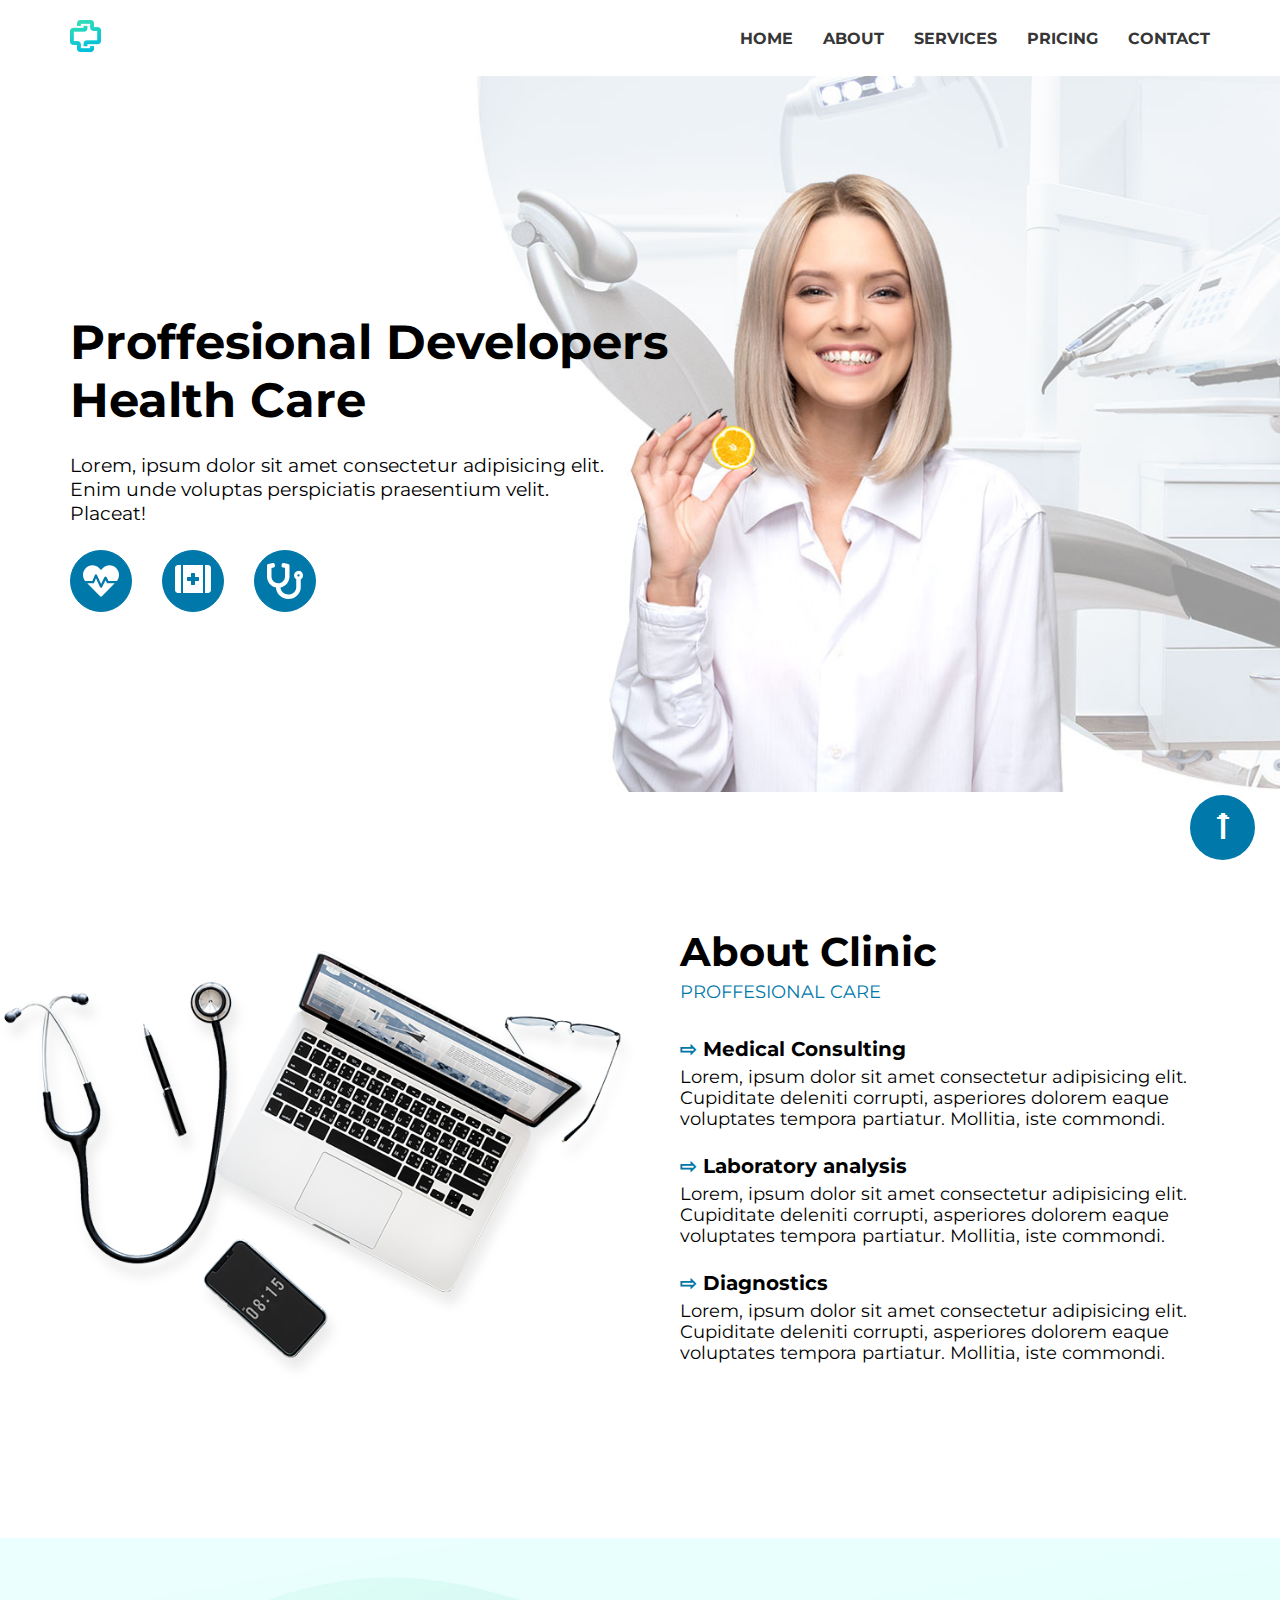
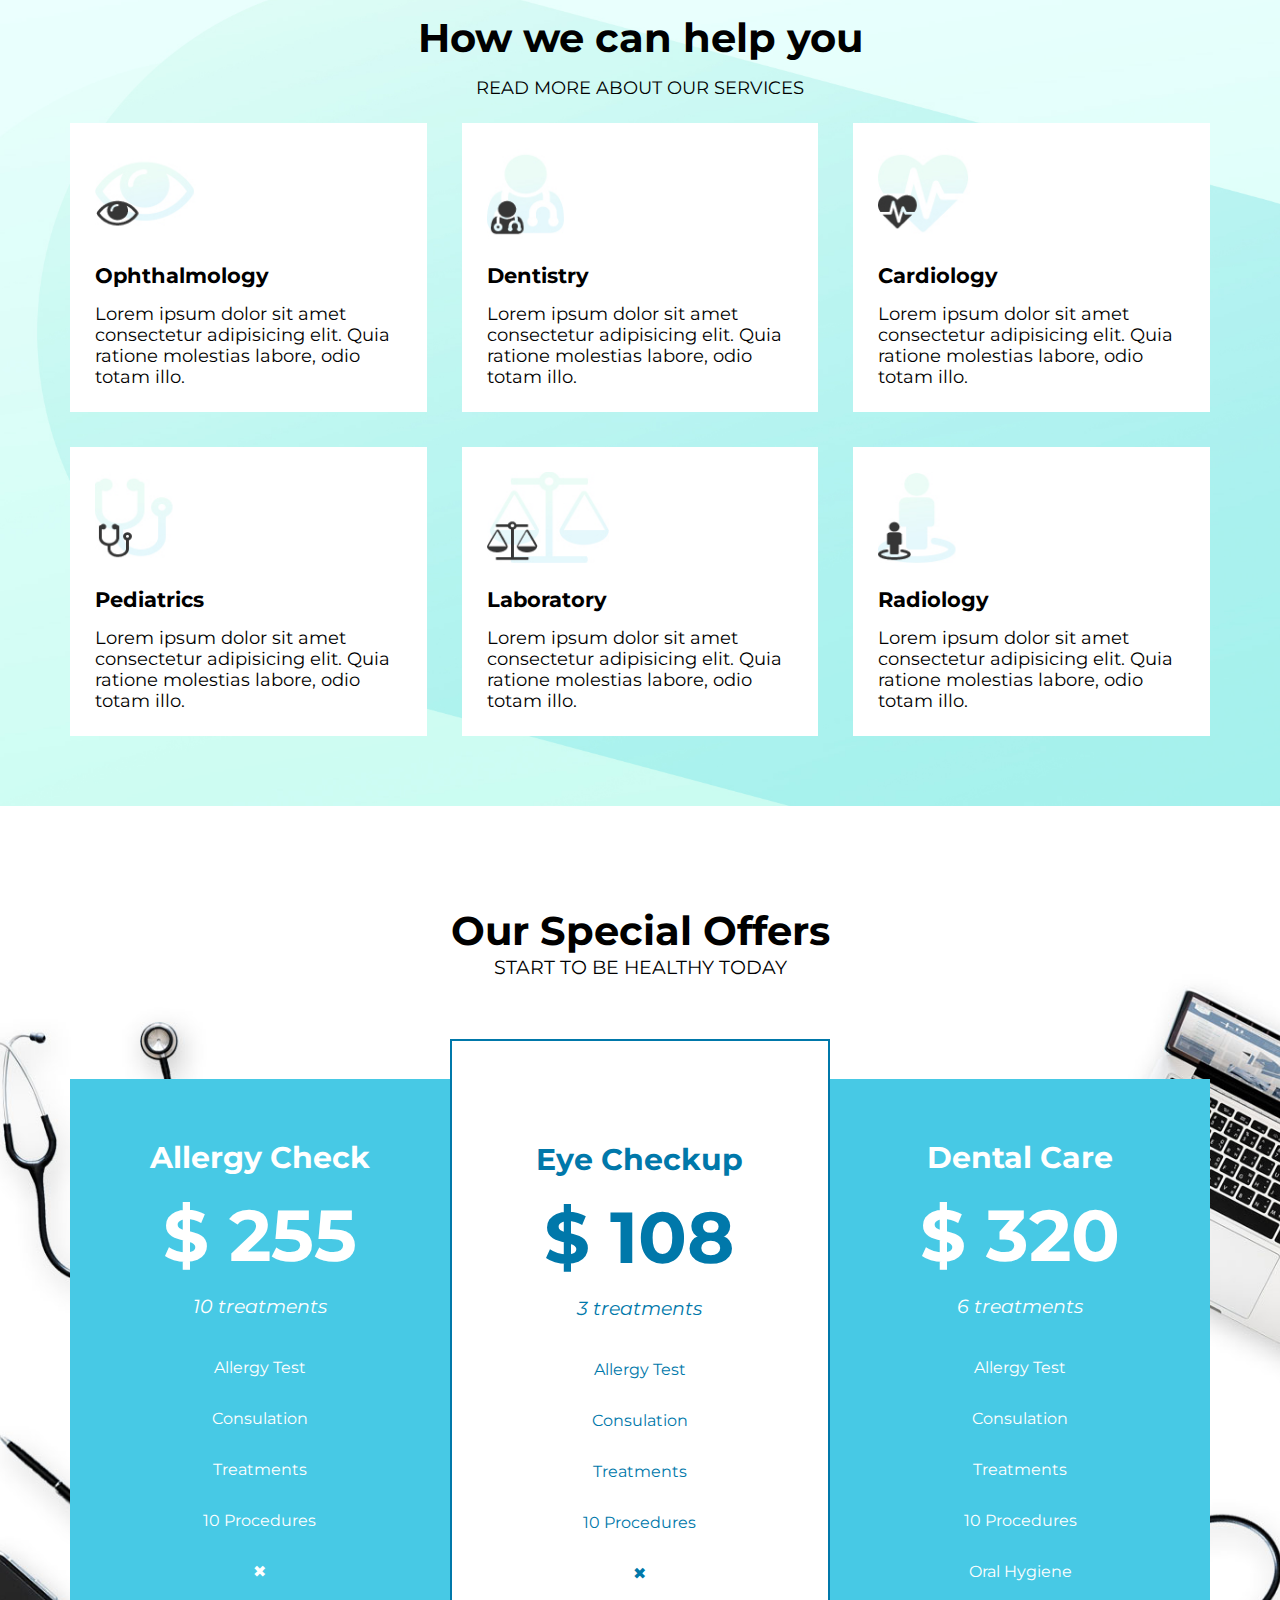
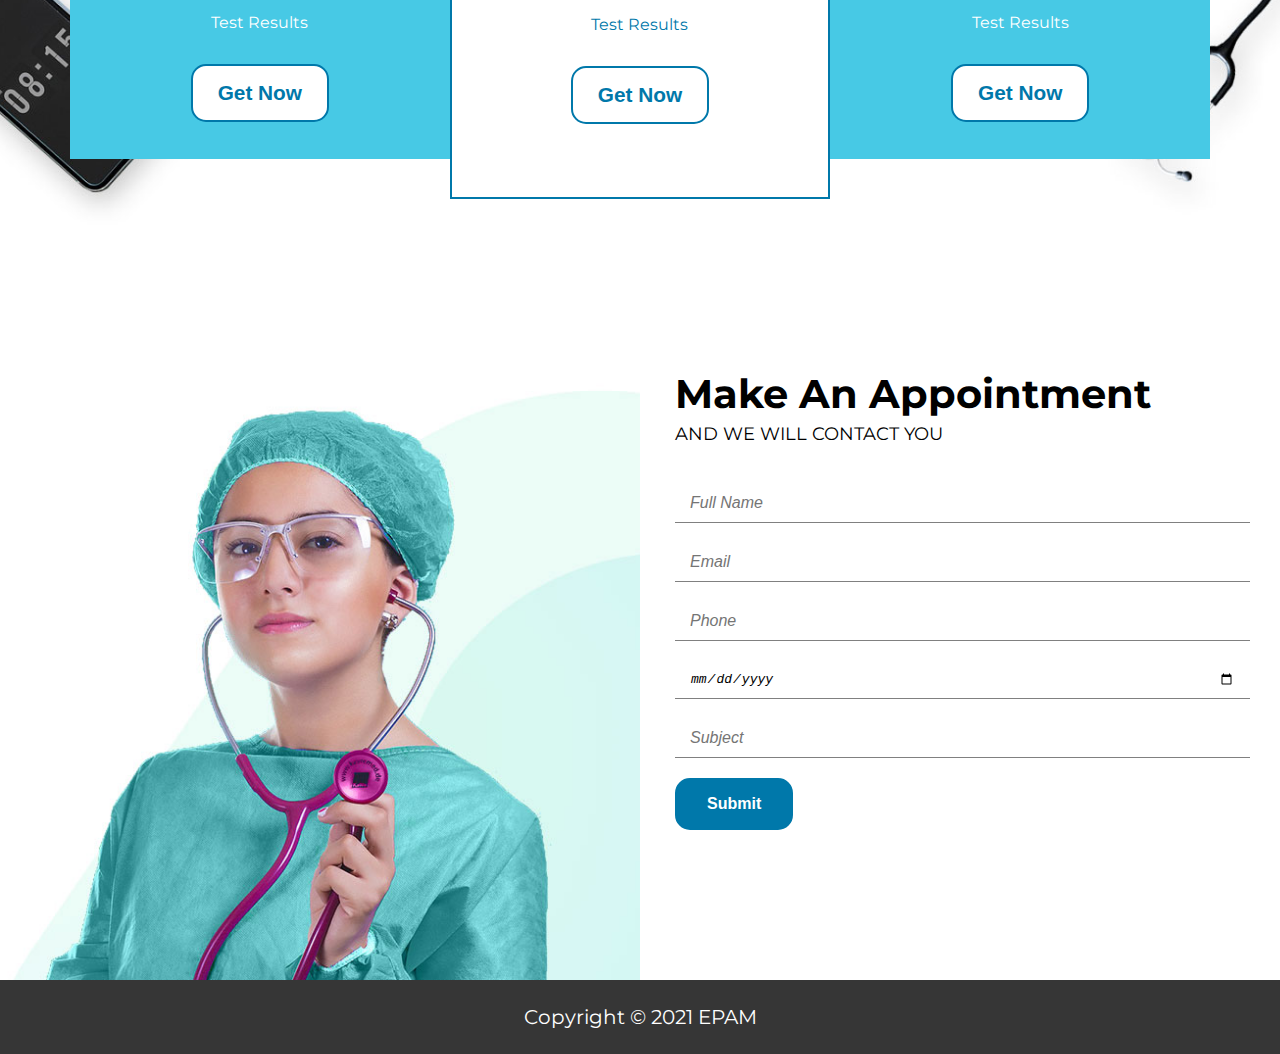
<file: ClinicPage/index.html>
<!DOCTYPE html>
<html lang="en">
<head>
  <meta charset="UTF-8">
  <meta http-equiv="X-UA-Compatible" content="IE=edge">
  <meta name="viewport" content="width=device-width, initial-scale=1.0">
  <link
      href="https://fonts.googleapis.com/css2?family=Montserrat:wght@400;500;700&display=swap"
      rel="stylesheet"
    />
    <link rel="stylesheet" href="./css/styles.css">
  <title>Responsive</title>
</head>
<body>
  <header class="header">
    <div class="container">
      <div class="header_menu">
        <div class="logo">
          <a href="#"><img src="./img/logo.png" alt="logo"></a>
        </div>
        <nav class="navbar">
          <a class="navbar_item" href="#home">HOME</a>
          <a class="navbar_item" href="#about">ABOUT</a>
          <a class="navbar_item" href="#services">SERVICES</a>
          <a class="navbar_item" href="#pricing">PRICING</a>
          <a class="navbar_item" href="#contact">CONTACT</a>
        </nav>
      </div>
    </div>
  </header>
  <main class="main">
    <section id="home">
      <div class="container">
        <div class="hero_content">
          <h1 class="hero_heading">
            Proffesional Developers
            Health Care
          </h1>
          <div class="hero_description">
            Lorem, ipsum dolor sit amet consectetur adipisicing elit.
            Enim unde voluptas perspiciatis praesentium velit.
            Placeat!
          </div>
          <div class="hero_icons">
            <div class="hero_icon">
              <svg aria-hidden="true" focusable="false" data-prefix="fas" data-icon="heartbeat" class="svg-inline--fa fa-heartbeat fa-w-16" role="img" xmlns="http://www.w3.org/2000/svg" viewBox="0 0 512 512"><path d="M320.2 243.8l-49.7 99.4c-6 12.1-23.4 11.7-28.9-.6l-56.9-126.3-30 71.7H60.6l182.5 186.5c7.1 7.3 18.6 7.3 25.7 0L451.4 288H342.3l-22.1-44.2zM473.7 73.9l-2.4-2.5c-51.5-52.6-135.8-52.6-187.4 0L256 100l-27.9-28.5c-51.5-52.7-135.9-52.7-187.4 0l-2.4 2.4C-10.4 123.7-12.5 203 31 256h102.4l35.9-86.2c5.4-12.9 23.6-13.2 29.4-.4l58.2 129.3 49-97.9c5.9-11.8 22.7-11.8 28.6 0l27.6 55.2H481c43.5-53 41.4-132.3-7.3-182.1z"></path></svg>
            </div>
            <div class="hero_icon">
              <svg aria-hidden="true" focusable="false" data-prefix="fas" data-icon="first-aid" class="svg-inline--fa fa-first-aid fa-w-18" role="img" xmlns="http://www.w3.org/2000/svg" viewBox="0 0 576 512"><path d="M0 80v352c0 26.5 21.5 48 48 48h48V32H48C21.5 32 0 53.5 0 80zm128 400h320V32H128v448zm64-248c0-4.4 3.6-8 8-8h56v-56c0-4.4 3.6-8 8-8h48c4.4 0 8 3.6 8 8v56h56c4.4 0 8 3.6 8 8v48c0 4.4-3.6 8-8 8h-56v56c0 4.4-3.6 8-8 8h-48c-4.4 0-8-3.6-8-8v-56h-56c-4.4 0-8-3.6-8-8v-48zM528 32h-48v448h48c26.5 0 48-21.5 48-48V80c0-26.5-21.5-48-48-48z"></path></svg>
            </div>
            <div class="hero_icon">
              <svg aria-hidden="true" focusable="false" data-prefix="fas" data-icon="stethoscope" class="svg-inline--fa fa-stethoscope fa-w-16" role="img" xmlns="http://www.w3.org/2000/svg" viewBox="0 0 512 512"><path d="M447.1 112c-34.2.5-62.3 28.4-63 62.6-.5 24.3 12.5 45.6 32 56.8V344c0 57.3-50.2 104-112 104-60 0-109.2-44.1-111.9-99.2C265 333.8 320 269.2 320 192V36.6c0-11.4-8.1-21.3-19.3-23.5L237.8.5c-13-2.6-25.6 5.8-28.2 18.8L206.4 35c-2.6 13 5.8 25.6 18.8 28.2l30.7 6.1v121.4c0 52.9-42.2 96.7-95.1 97.2-53.4.5-96.9-42.7-96.9-96V69.4l30.7-6.1c13-2.6 21.4-15.2 18.8-28.2l-3.1-15.7C107.7 6.4 95.1-2 82.1.6L19.3 13C8.1 15.3 0 25.1 0 36.6V192c0 77.3 55.1 142 128.1 156.8C130.7 439.2 208.6 512 304 512c97 0 176-75.4 176-168V231.4c19.1-11.1 32-31.7 32-55.4 0-35.7-29.2-64.5-64.9-64zm.9 80c-8.8 0-16-7.2-16-16s7.2-16 16-16 16 7.2 16 16-7.2 16-16 16z"></path></svg>
            </div>
          </div>
        </div>
      </div>
    </section>
    <section id="about">
        <div class="about_content">
          <div class="about_image">
            <img src="./img/about_img.png" alt="tools">
          </div>
          <div class="about_text">
            <div class="about_heading">
              <h2>About Clinic</h2>
              <span class="about_heading_description">Proffesional Care</span>
            </div>
            <div class="about_list">
              <div class="about_item">
                <div class="about_item_heading">	
                  &#8680; Medical Consulting
                </div>
                <div class="about_item_description">Lorem, ipsum dolor sit amet consectetur adipisicing elit.
                  Cupiditate deleniti corrupti, asperiores dolorem eaque
                  voluptates tempora partiatur. Mollitia, iste commondi.
                </div>
              </div>
              <div class="about_item">
                <div class="about_item_heading">	
                  &#8680; Laboratory analysis
                </div>
                <div class="about_item_description">Lorem, ipsum dolor sit amet consectetur adipisicing elit.
                  Cupiditate deleniti corrupti, asperiores dolorem eaque
                  voluptates tempora partiatur. Mollitia, iste commondi.
                </div>
              </div>
              <div class="about_item">
                <div class="about_item_heading">	
                  &#8680; Diagnostics
                </div>
                <div class="about_item_description">Lorem, ipsum dolor sit amet consectetur adipisicing elit.
                  Cupiditate deleniti corrupti, asperiores dolorem eaque
                  voluptates tempora partiatur. Mollitia, iste commondi.
                </div>
              </div>
            </div>
            
          </div>
        </div>
    </section>
    <section id="services">
      <div class="container">
        <div class="services_content">
          <div class="services_heading">
            <h2>How we can help you</h2>
            <span class="services_heading_description">
              Read more about our services
            </span>
          </div>
          <div class="services_list">
            <div class="services_list_item">
              <div class="service_icon">
                <img src="./img/icons/oftalmology.jpg" alt="ophthalmology">
              </div>
              <div class="service_heading">
                Ophthalmology
              </div>
              <div class="service_description">
                Lorem ipsum dolor sit amet consectetur adipisicing elit. Quia ratione molestias labore, odio totam illo.
              </div>
            </div>

            <div class="services_list_item">
              <div class="service_icon">
                <img src="./img/icons/dentistry.jpg" alt="dentistry">
              </div>
              <div class="service_heading">
                Dentistry
              </div>
              <div class="service_description">
                Lorem ipsum dolor sit amet consectetur adipisicing elit. Quia ratione molestias labore, odio totam illo.
              </div>
            </div>

            <div class="services_list_item">
              <div class="service_icon">
                <img src="./img/icons/cardiolofy.jpg" alt="cardiology">
              </div>
              <div class="service_heading">
                Cardiology
              </div>
              <div class="service_description">
                Lorem ipsum dolor sit amet consectetur adipisicing elit. Quia ratione molestias labore, odio totam illo.
              </div>
            </div>

            <div class="services_list_item">
              <div class="service_icon">
                <img src="./img/icons/pediatrics.jpg" alt="pediatrics">
              </div>
              <div class="service_heading">
                Pediatrics
              </div>
              <div class="service_description">
                Lorem ipsum dolor sit amet consectetur adipisicing elit. Quia ratione molestias labore, odio totam illo.
              </div>
            </div>

            <div class="services_list_item">
              <div class="service_icon">
                <img src="./img/icons/laboratory.jpg" alt="laboratory">
              </div>
              <div class="service_heading">
                Laboratory
              </div>
              <div class="service_description">
                Lorem ipsum dolor sit amet consectetur adipisicing elit. Quia ratione molestias labore, odio totam illo.
              </div>
            </div>

            <div class="services_list_item">
              <div class="service_icon">
                <img src="./img/icons/radiology.jpg" alt="radiology">
              </div>
              <div class="service_heading">
                Radiology
              </div>
              <div class="service_description">
                Lorem ipsum dolor sit amet consectetur adipisicing elit. Quia ratione molestias labore, odio totam illo.
              </div>
            </div>
          </div>
        </div>
      </div>
    </section>
    <section id="pricing">
      <div class="container">
        <div class="pricing_heading">
          <h2>Our Special Offers</h2>
          <span class="pricing_heading_description">
            Start to be healthy today
          </span>
        </div>
        <div class="pricing_list">
          <div class="pricing_item">
            <div class="pricing_item_heading">
              Allergy Check
            </div>
            <div class="price">
              $ 255
            </div>
            <div class="treatments">
              10 treatments
            </div>
            <div class="pricing_item_list">
              <p>Allergy Test</p>
              <p>Consulation</p>
              <p>Treatments</p>
              <p>10 Procedures</p>
              <p>&#10006;</p>
              <p>Test Results</p>
            </div>
            <div class="pricing_item_button">
              <button>Get Now</button>
            </div>
          </div>

          <div class="pricing_item">
            <div class="pricing_item_heading">
              Eye Checkup
            </div>
            <div class="price">
              $ 108
            </div>
            <div class="treatments">
              3 treatments
            </div>
            <div class="pricing_item_list">
              <p>Allergy Test</p>
              <p>Consulation</p>
              <p>Treatments</p>
              <p>10 Procedures</p>
              <p>&#10006;</p>
              <p>Test Results</p>
            </div>
            <div class="pricing_item_button">
              <button>Get Now</button>
            </div>
          </div>

          <div class="pricing_item">
            <div class="pricing_item_heading">
              Dental Care
            </div>
            <div class="price">
              $ 320
            </div>
            <div class="treatments">
              6 treatments
            </div>
            <div class="pricing_item_list">
              <p>Allergy Test</p>
              <p>Consulation</p>
              <p>Treatments</p>
              <p>10 Procedures</p>
              <p>Oral Hygiene</p>
              <p>Test Results</p>
            </div>
            <div class="pricing_item_button">
              <button>Get Now</button>
            </div>
          </div>
        </div>
      </div>
    </section>
    <section id="contact">
      <div class="contact_image">
        
      </div>
        <div class="contact_wrapper">
          <div class="contact_content">
            <div class="contact_heading">
              <h2>Make An Appointment</h2>
              <span class="contact_heading_description">
                And we will contact you
              </span>
            </div>
            <form class="contact_form">
              <input class="contact_form_input name_input" type="text" placeholder="Full Name">
              <input class="contact_form_input email_input" type="email" placeholder="Email">
              <input class="contact_form_input phone_input" type="phone" placeholder="Phone">
              <input class="contact_form_input date_input" type="date">
              <input list="subjects" class="contact_form_input subject_input" type="text"  placeholder="Subject">
              <datalist id="subjects">
                <option value="Ophthalmology">
                <option value="Dentistry">
                <option value="Cardiology">
                <option value="Pediatrics">
                <option value="Laboratory">
                <option value="Radiology">
              </datalist>
              <button>Submit</button>
            </form>
          </div>        
      </div>
    </section>
  </main>
  <footer class="footer">
    Copyright &copy; 2021 EPAM
  </footer>
  <a href="#" class="to-top-btn">	
    &#129045;
  </a>
</body>
</html>
</file>
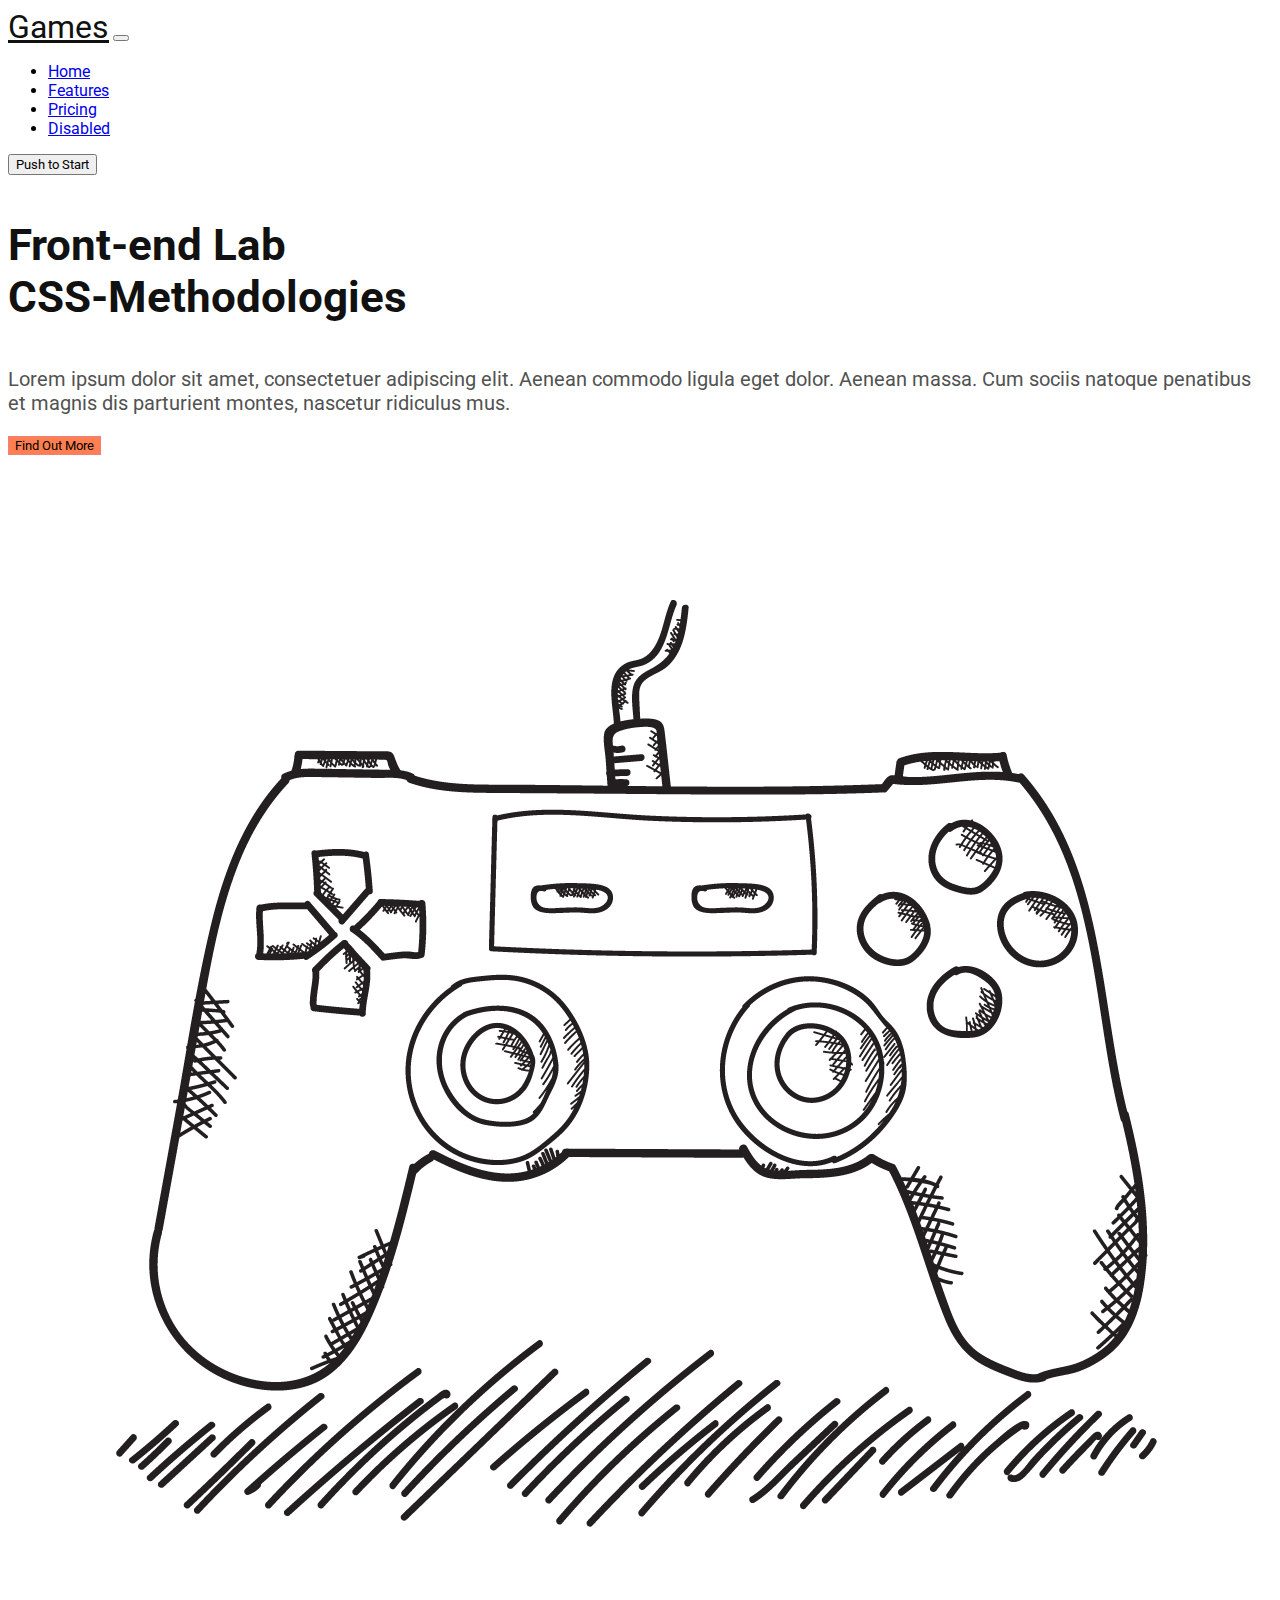
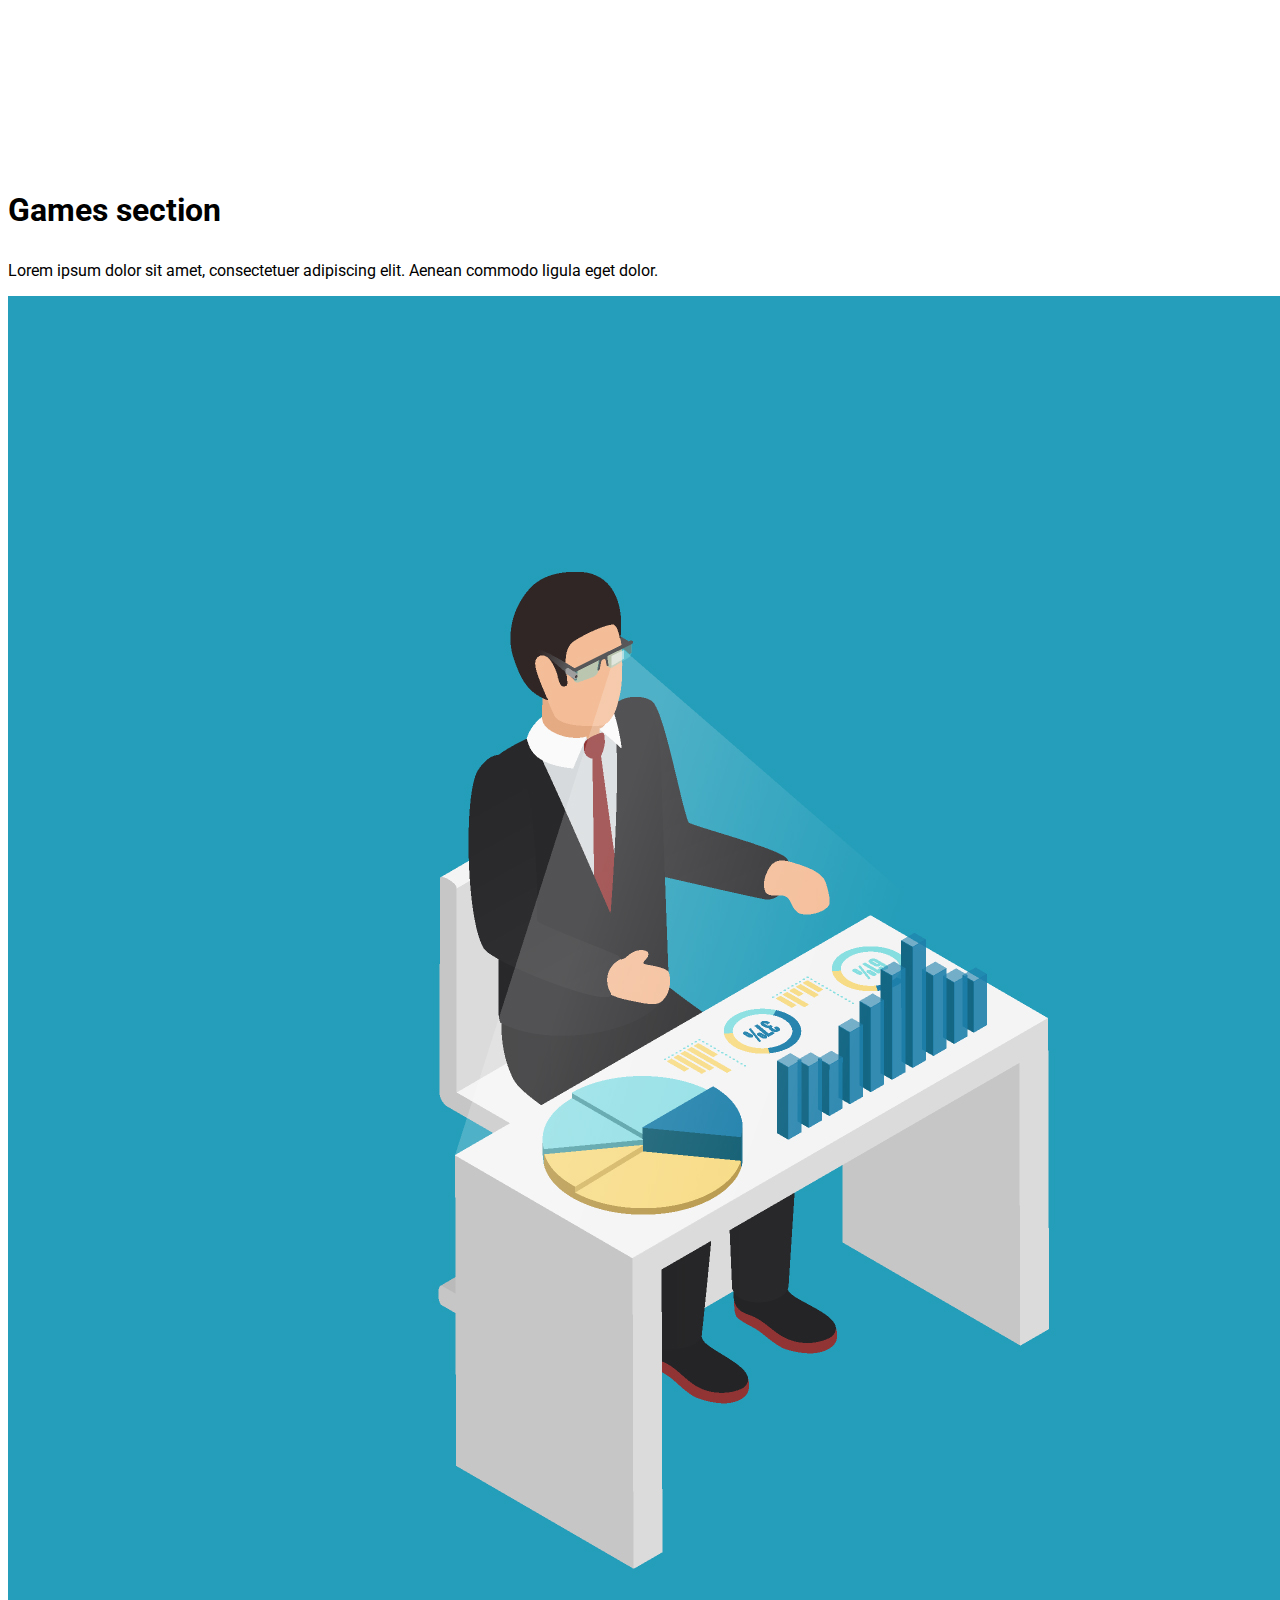
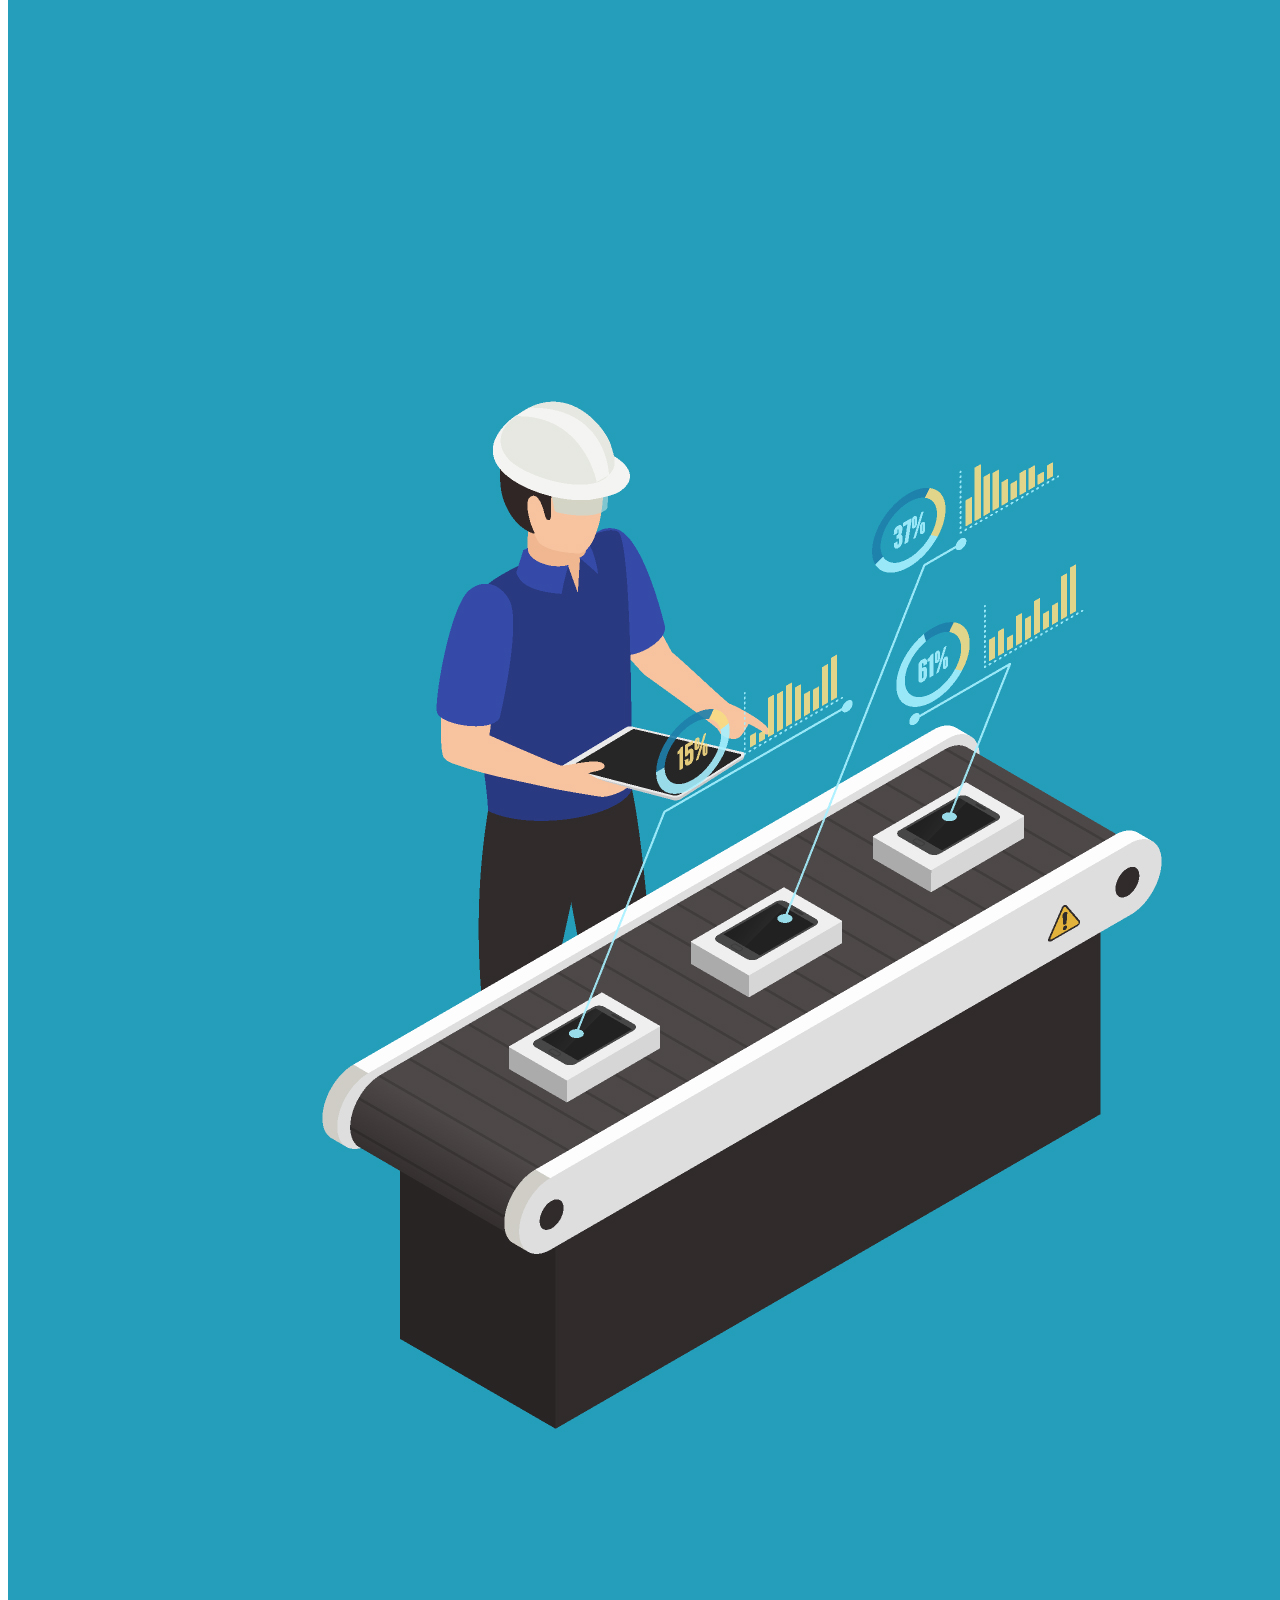
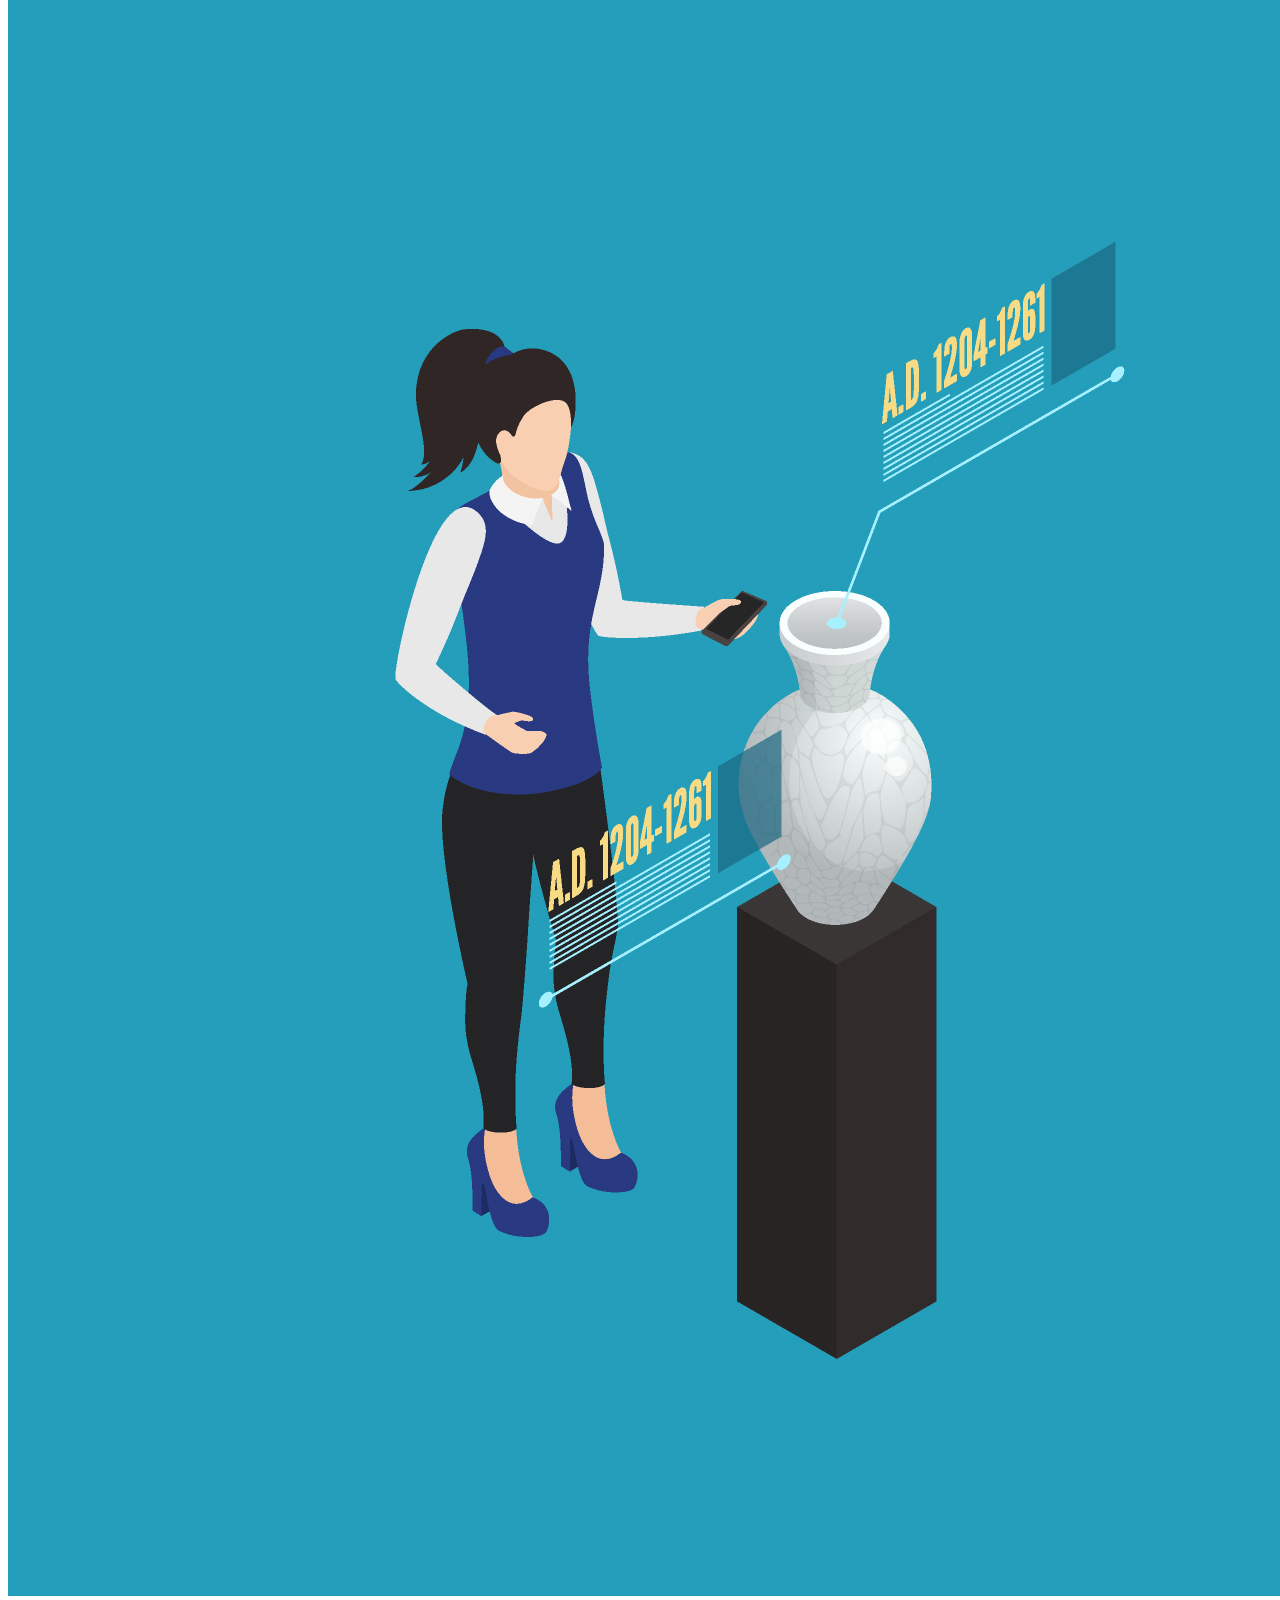
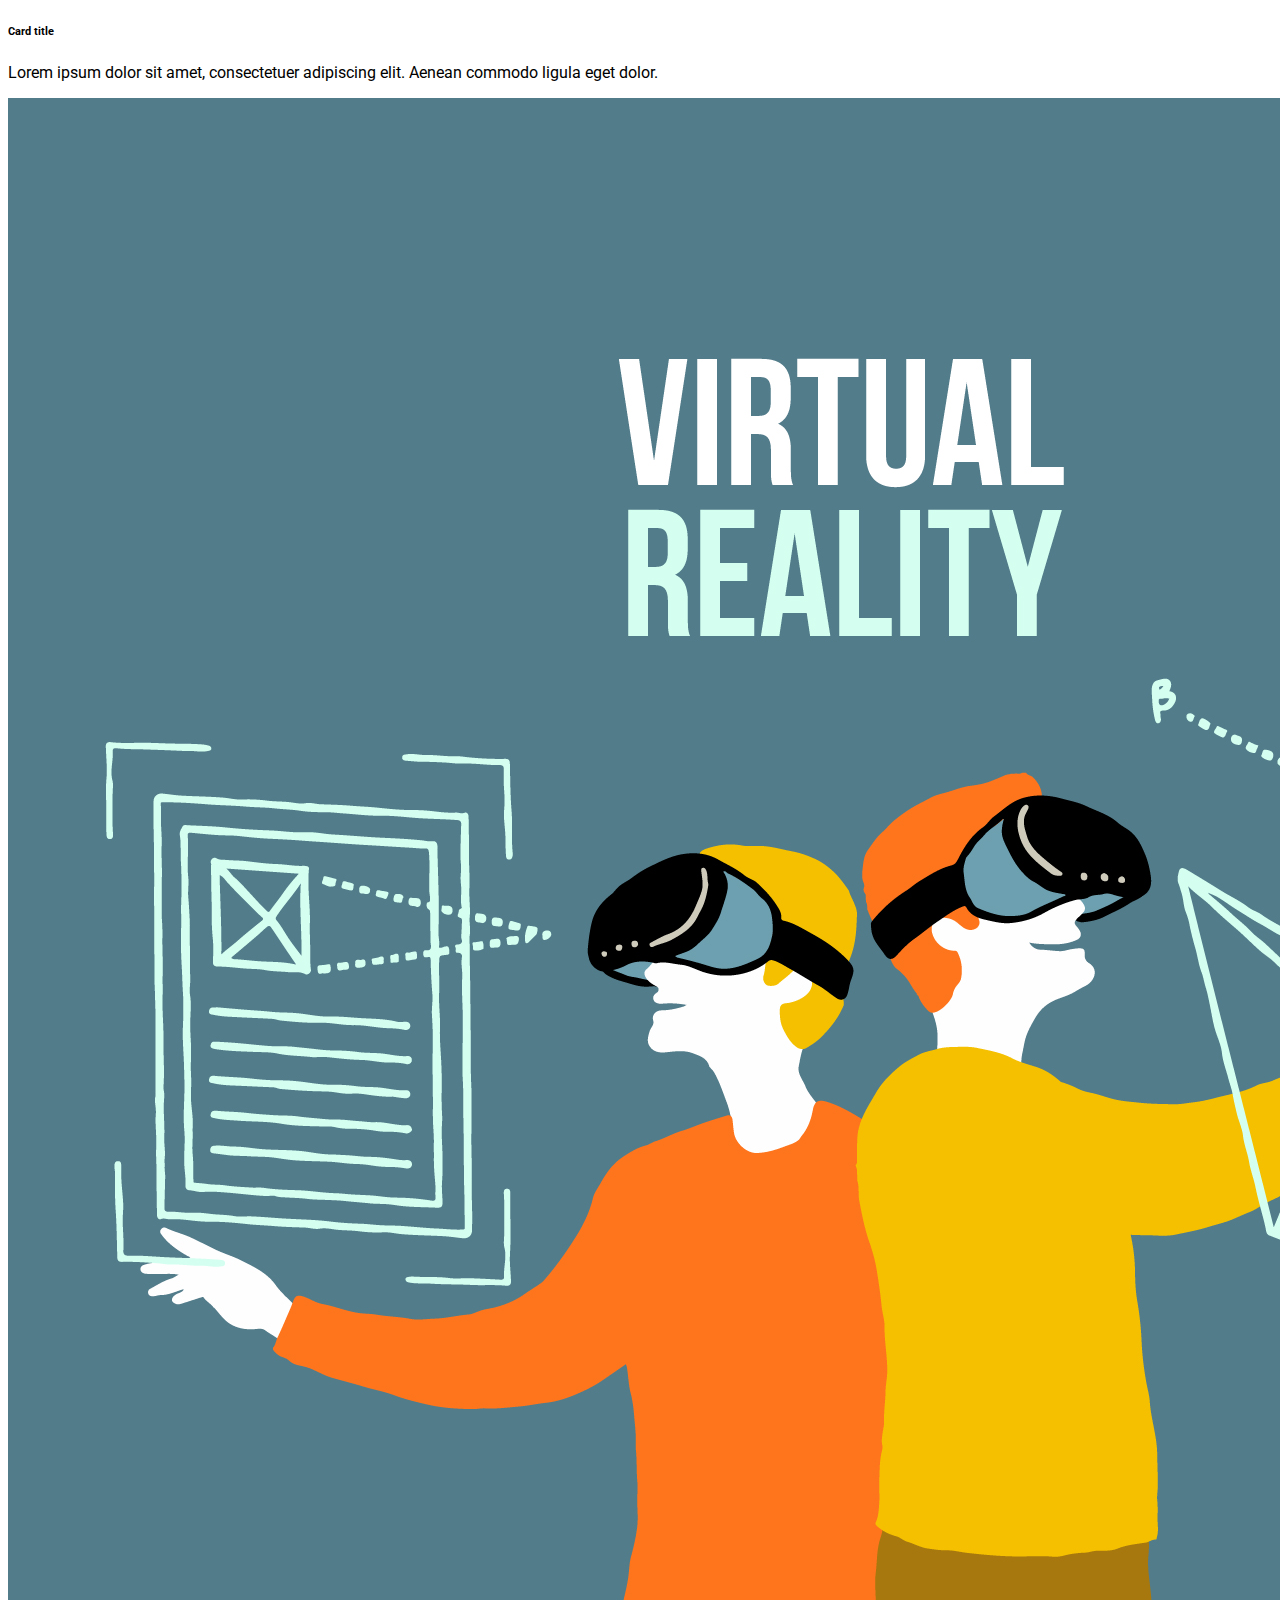
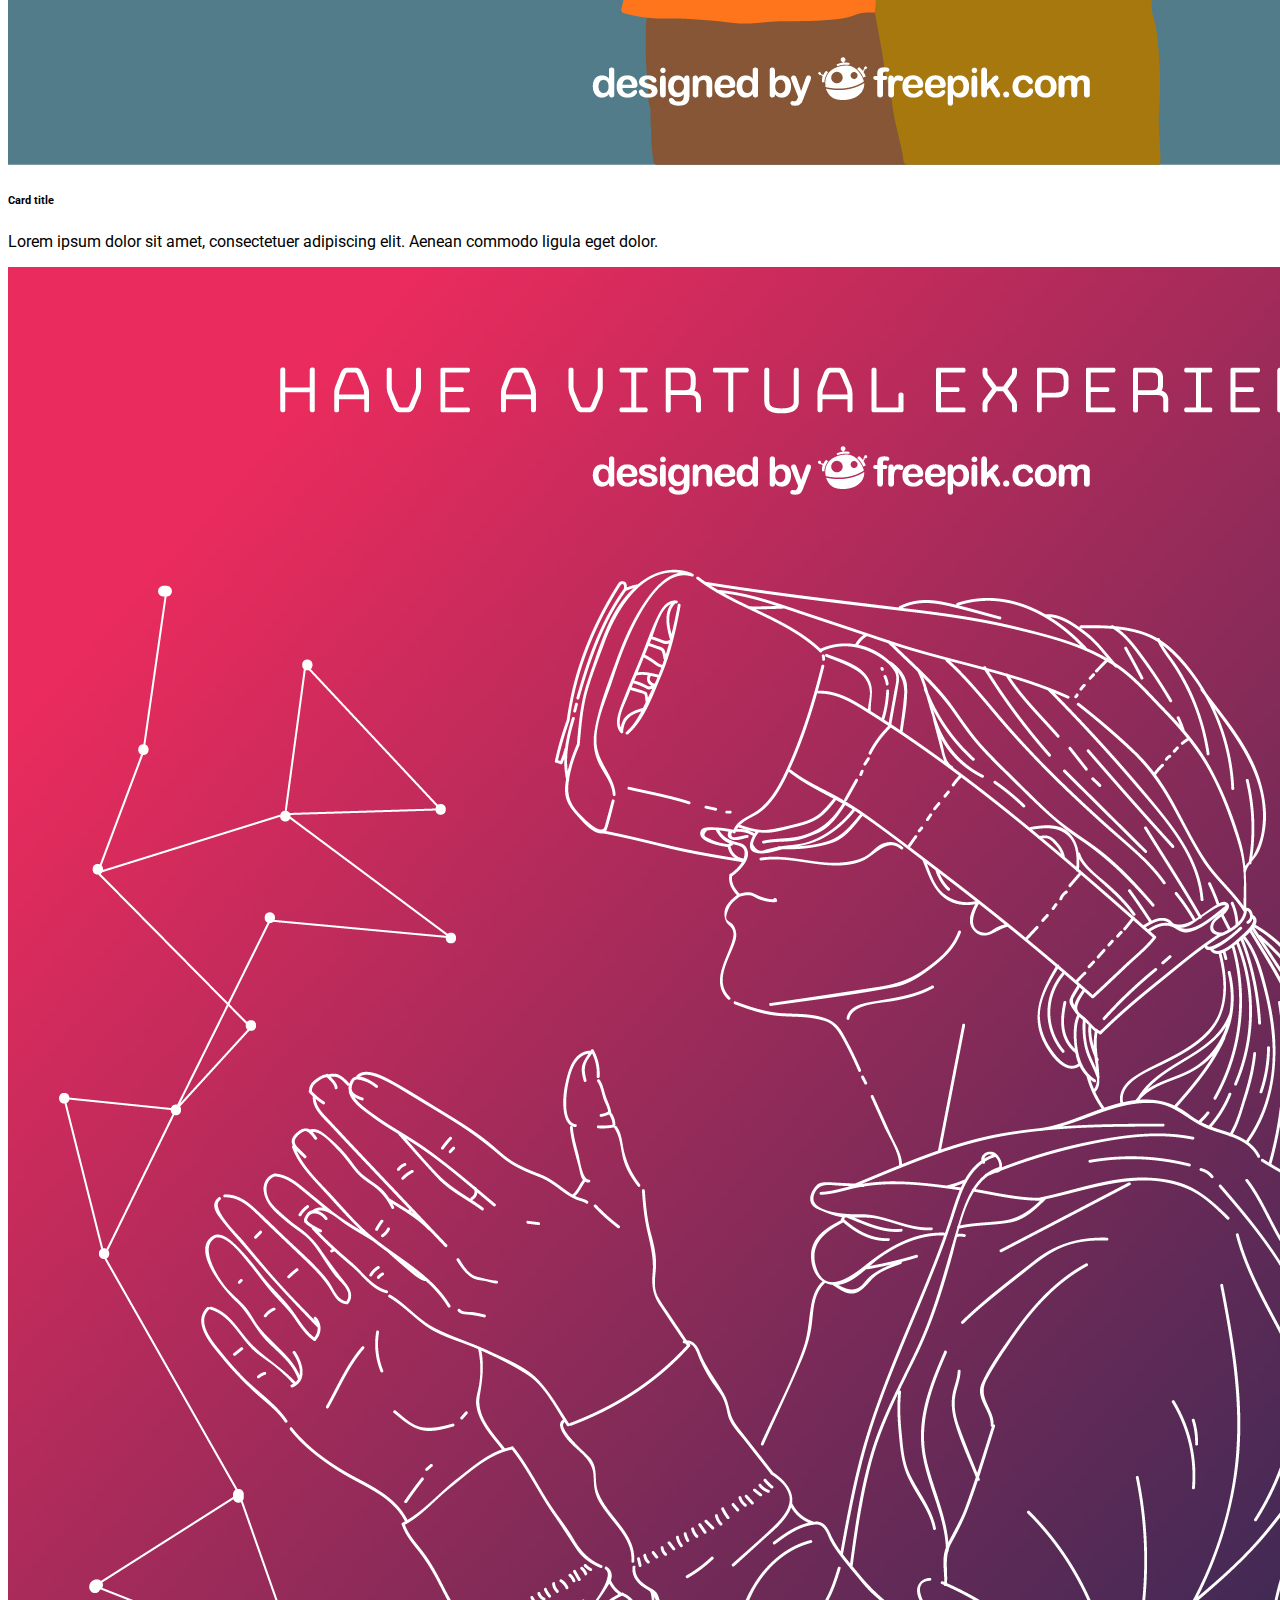
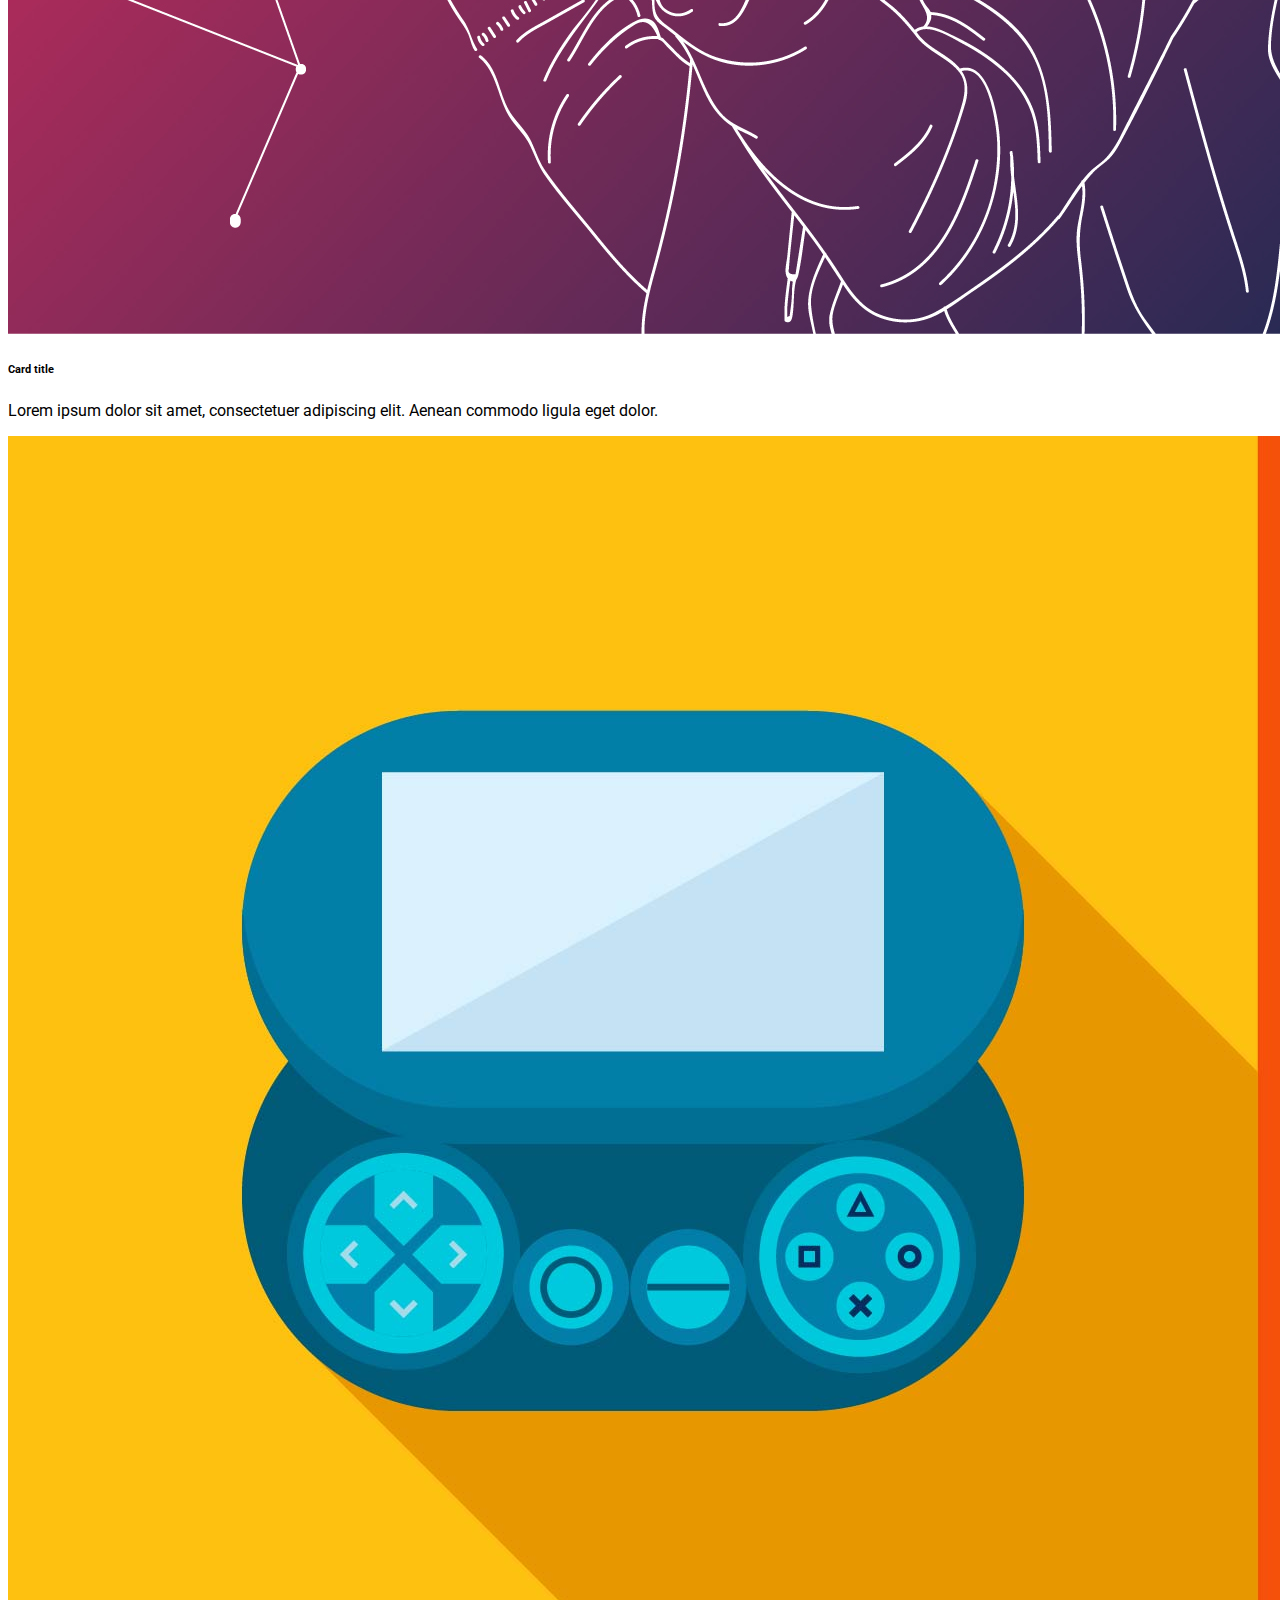
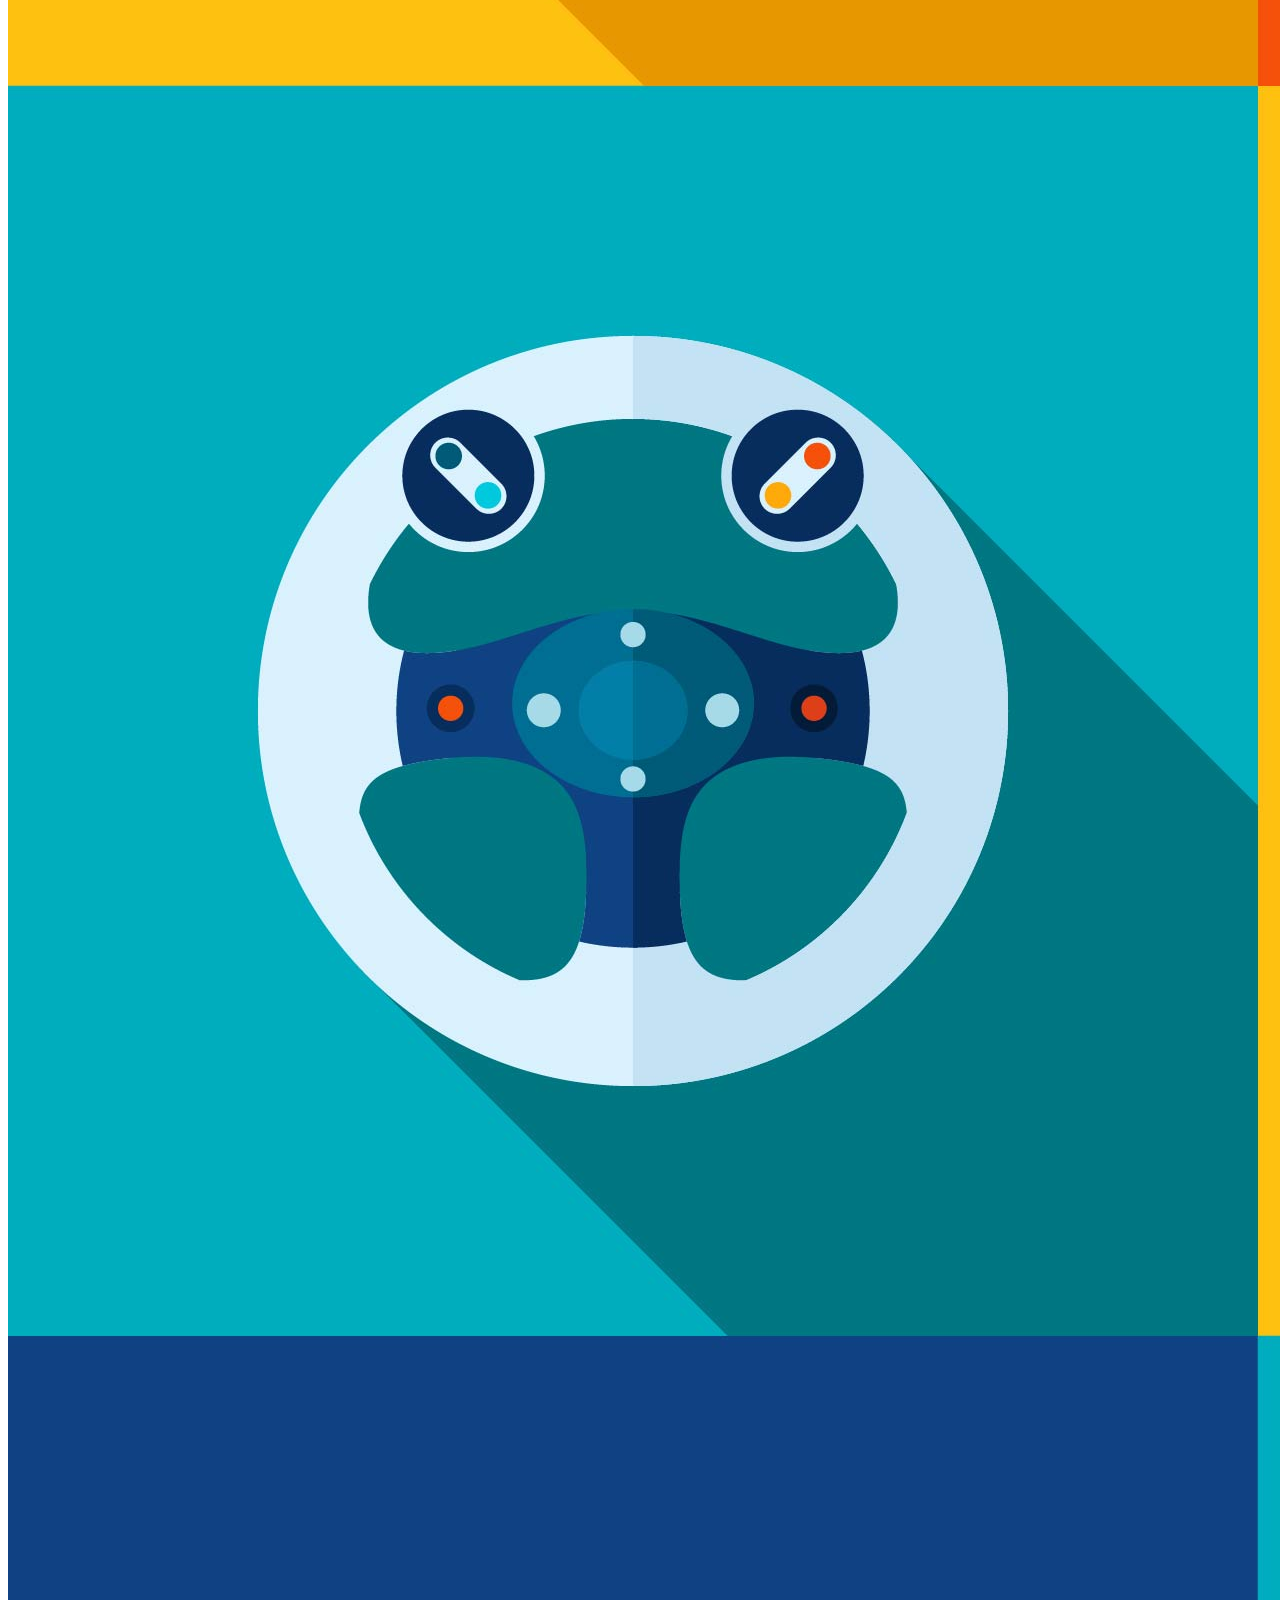
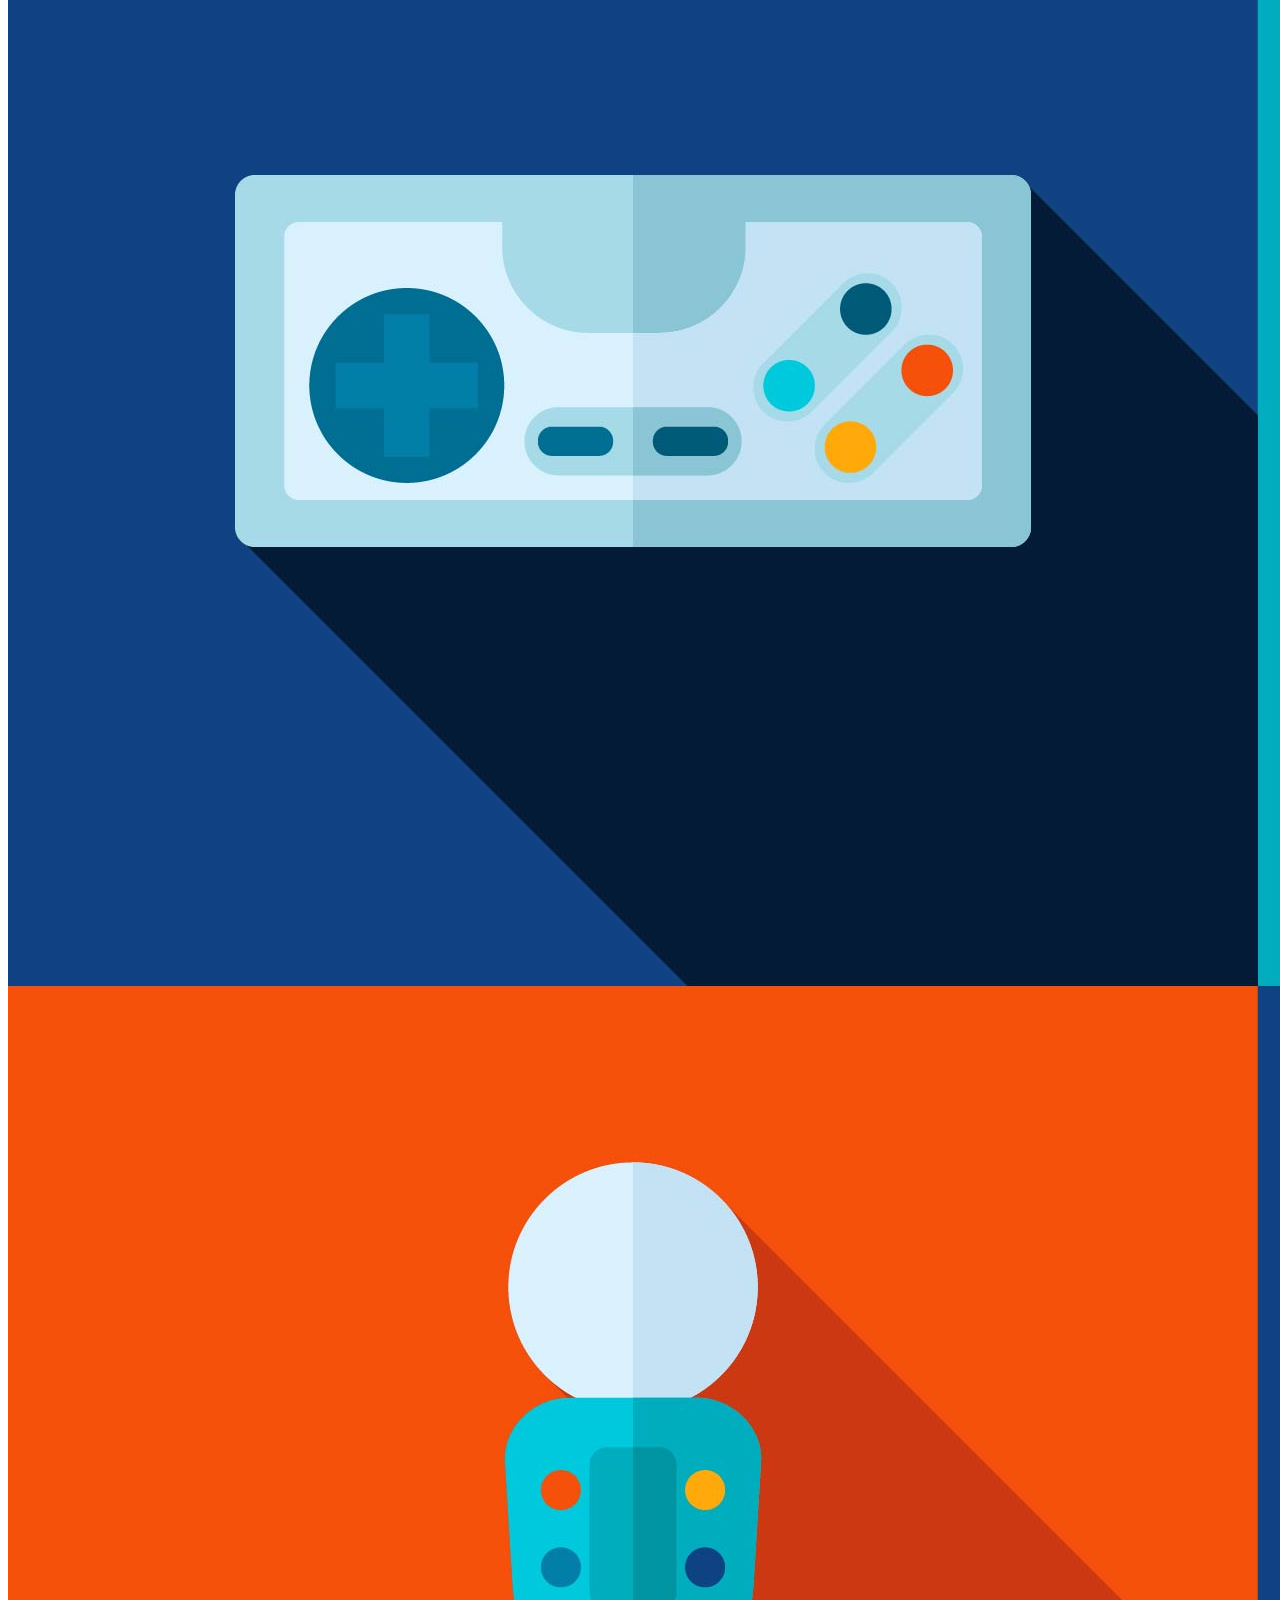
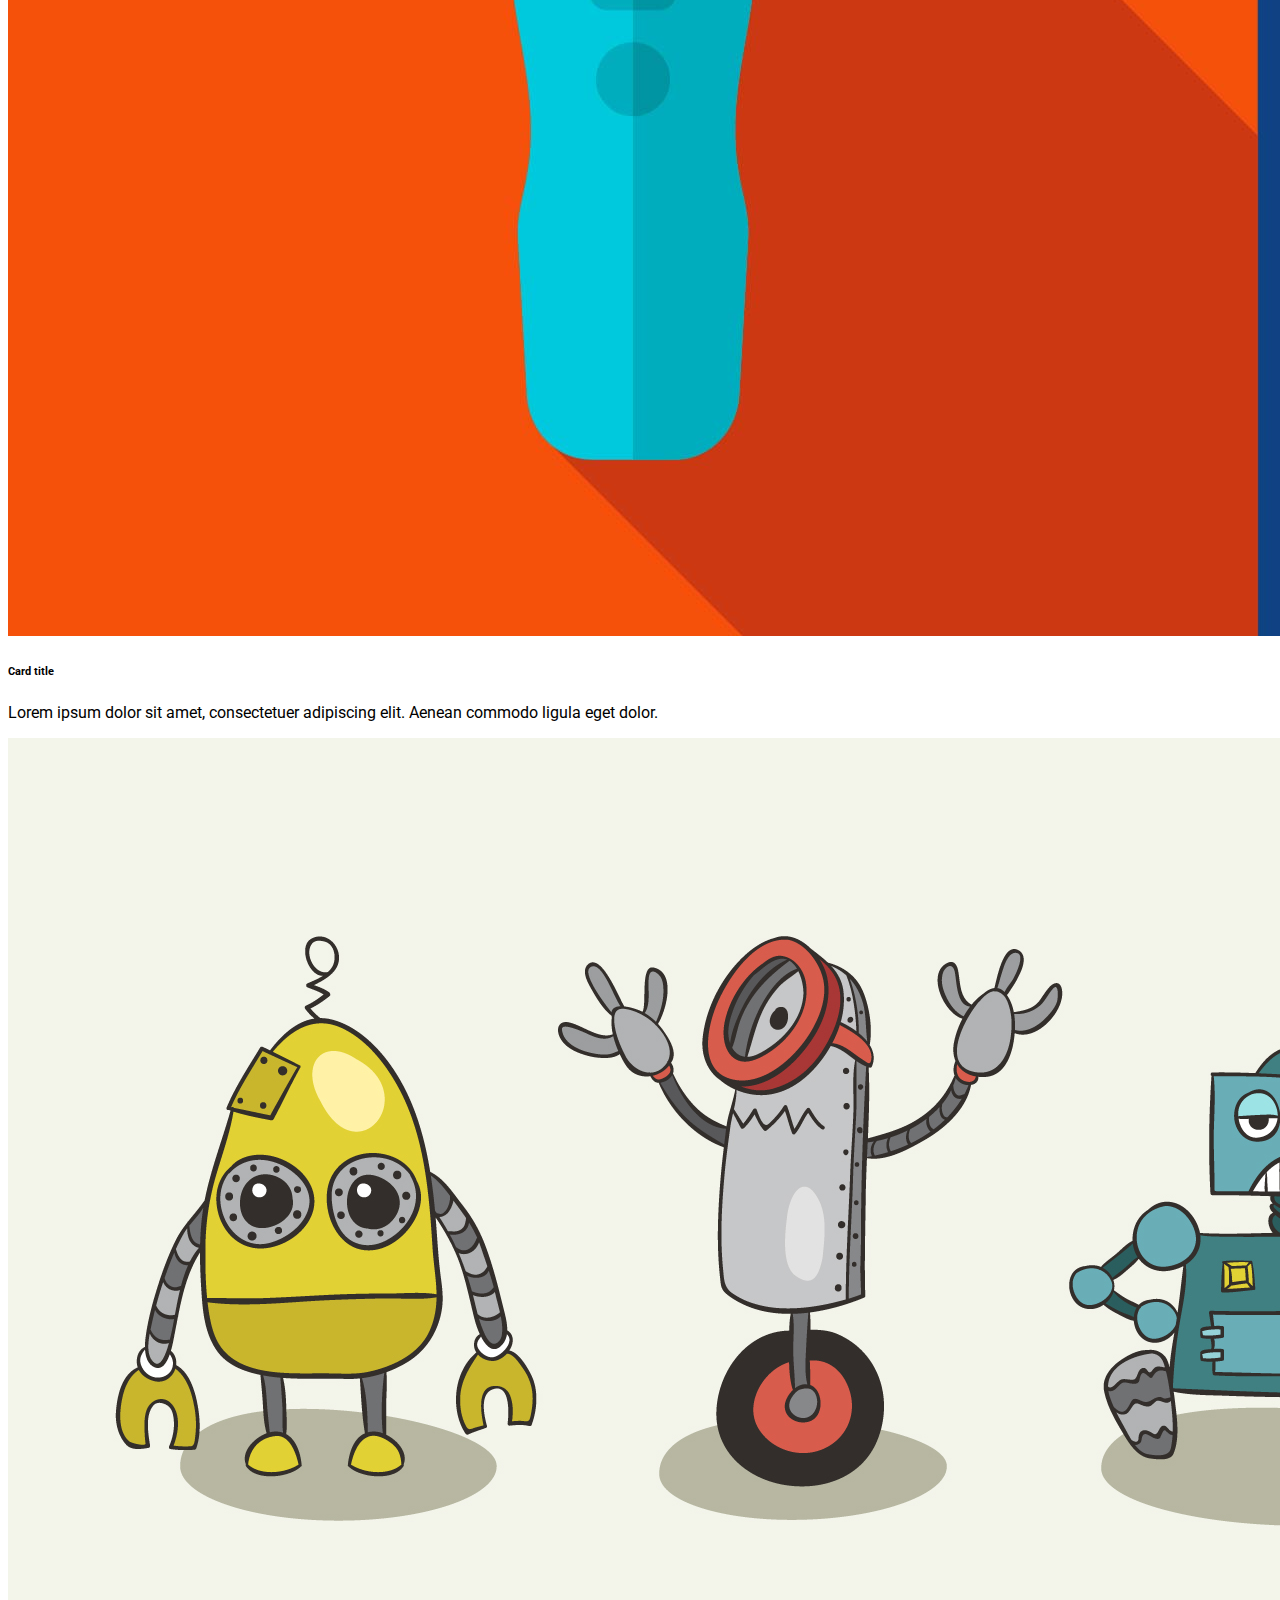
<file: GamingPage/index.html>
<!DOCTYPE html>
<html lang="zxx">
<head>
    <meta charset="UTF-8">
    <meta http-equiv="X-UA-Compatible" content="IE=edge">
    <meta name="viewport" content="width=device-width, initial-scale=1.0">
    <title>Games</title>
    <link rel="stylesheet" href="https://cdn.jsdelivr.net/npm/bootstrap@4.6.0/dist/css/bootstrap.min.css" integrity="sha384-B0vP5xmATw1+K9KRQjQERJvTumQW0nPEzvF6L/Z6nronJ3oUOFUFpCjEUQouq2+l" crossorigin="anonymous">
    <link rel="stylesheet" href="./css/style.css">
</head>
<body>
    <header class="header">
        <div class="container">
            <nav class="navbar navbar-expand-lg navbar-light bg-white">
                <a href="#" class="navbar-brand navbar-logo font-weight-bold">Games</a>
                <button class="navbar-toggler" data-toggle="collapse" data-target="#navbarMenu">
                    <span class="navbar-toggler-icon"></span>
                </button>
                <div class="collapse navbar-collapse" id="navbarMenu">
                    <div class="ml-auto">
                        <ul class="navbar-nav ">
                            <li class="nav-item">
                                <a href="#" class="nav-link active">Home</a>
                            </li>
                            <li class="nav-item">
                                <a href="#" class="nav-link">Features</a>
                            </li>
                            <li class="nav-item">
                                <a href="#" class="nav-link">Pricing</a>
                            </li>
                            <li class="nav-item">
                                <a href="#" class="nav-link disabled">Disabled</a>
                            </li>
                        </ul>
                    </div>
                    <button type="button" class="btn btn-dark btn-md ml-auto pl-3 pr-3 pt-2 pb-2">Push to Start</button>
                </div> 
            </nav>
        </div>
    </header>
    <main>
        <section class="hero bg-white">
            <div class="container">
                <div class="row align-items-center pl-3 pr-3">
                    <div class="col-lg-5 col-md-7 col-sm-12 pb-5 align-items-center order-lg-1 order-md-1 order-sm-2">
                        <h3 class="hero-heading mb-4 font-weight-normal"> Front-end Lab <br> CSS-Methodologies</h3>
                        <p class="hero-description">Lorem ipsum dolor sit amet, consectetuer adipiscing elit. Aenean commodo ligula eget dolor. Aenean massa. Cum sociis natoque penatibus et magnis dis parturient montes, nascetur ridiculus mus.</p>
                        <button type="button" class="btn btn-orange btn-border btn-lg text-white mx-0">Find Out More</button>
                    </div>
                    <div class="col-lg-7 col-md-5 col-sm-12 order-lg-2 order-md-2  order-sm-1">
                        <img src="./assets/hero-5.jpg" class="img-fluid" alt="hero">
                    </div>
                </div>
            </div>
        </section>

        <section class="games bg-dark pb-3">
            <div class="container">
                <div class="text-white text-center pt-5">
                    <h3 class="games-heading font-weight-normal pb-2">Games section</h3>
                    <p class="games-description pb-1">Lorem ipsum dolor sit amet, consectetuer adipiscing elit. Aenean commodo ligula eget dolor.</p>
                </div>
                <div class="row row-cols-lg-3 row-cols-md-2 row-cols-sm-1 pb-5 pt-3">
                    <div class="col">
                        <div class="card bg-dark text-white text-center border-0">
                            <img class="card-img-top shadow-lg" src="./assets/card/1.jpg" alt="Card">
                            <div class="card-body pt-4">
                              <h6 class="card-title">Card title</h6>
                              <p class="card-text">Lorem ipsum dolor sit amet, consectetuer adipiscing elit. Aenean commodo ligula eget dolor.</p>
                            </div>
                          </div>
                    </div>
                    <div class="col">
                        <div class="card bg-dark text-white text-center border-0">
                            <img class="card-img-top shadow-lg" src="./assets/card/2.jpg" alt="Card">
                            <div class="card-body pt-4">
                              <h6 class="card-title">Card title</h6>
                              <p class="card-text">Lorem ipsum dolor sit amet, consectetuer adipiscing elit. Aenean commodo ligula eget dolor.</p>
                            </div>
                          </div>
                    </div>
                    <div class="col">
                        <div class="card bg-dark text-white text-center border-0">
                            <img class="card-img-top shadow-lg" src="./assets/card/3.jpg" alt="Card">
                            <div class="card-body pt-4">
                              <h6 class="card-title">Card title</h6>
                              <p class="card-text">Lorem ipsum dolor sit amet, consectetuer adipiscing elit. Aenean commodo ligula eget dolor.</p>
                            </div>
                          </div>
                    </div>
                    <div class="col">
                        <div class="card bg-dark text-white text-center border-0">
                            <img class="card-img-top shadow-lg" src="./assets/card/4.jpg" alt="Card">
                            <div class="card-body pt-4">
                              <h6 class="card-title">Card title</h6>
                              <p class="card-text">Lorem ipsum dolor sit amet, consectetuer adipiscing elit. Aenean commodo ligula eget dolor.</p>
                            </div>
                          </div>
                    </div>
                    <div class="col">
                        <div class="card bg-dark text-white text-center border-0">
                            <img class="card-img-top shadow-lg" src="./assets/card/5.jpg" alt="Card">
                            <div class="card-body pt-4">
                              <h6 class="card-title">Card title</h6>
                              <p class="card-text">Lorem ipsum dolor sit amet, consectetuer adipiscing elit. Aenean commodo ligula eget dolor.</p>
                            </div>
                          </div>
                    </div>
                    <div class="col">
                        <div class="card bg-dark text-white text-center border-0">
                            <img class="card-img-top shadow-lg" src="./assets/card/6.jpg" alt="Card">
                            <div class="card-body pt-4">
                              <h6 class="card-title">Card title</h6>
                              <p class="card-text">Lorem ipsum dolor sit amet, consectetuer adipiscing elit. Aenean commodo ligula eget dolor.</p>
                            </div>
                          </div>
                    </div>
                </div>
            </div>
        </section>

        <section class="games bg-light ">
            <div class="container">
                <div class="text-center pt-5">
                    <h3 class="games-heading font-weight-normal pb-2">Games section</h3>
                    <p class="games-description pb-2">Lorem ipsum dolor sit amet, consectetuer adipiscing elit.</p>
                </div>
                <div class="row row-cols-lg-3 row-cols-md-2 row-cols-sm-1 pb-5 pt-3">
                    <div class="col">
                        <div class="card bg-light text-center border-0">
                            <img class="card-img-top shadow-lg" src="./assets/card/7.jpg" alt="Card">
                            <div class="card-body pt-4">
                              <h6 class="card-title">Card title</h6>
                              <p class="card-text">Lorem ipsum dolor sit amet, consectetuer adipiscing elit. Aenean commodo ligula eget dolor.</p>
                            </div>
                          </div>
                    </div>
                    <div class="col">
                        <div class="card bg-light text-center border-0">
                            <img class="card-img-top shadow-lg" src="./assets/card/8.jpg" alt="Card">
                            <div class="card-body pt-4">
                              <h6 class="card-title">Card title</h6>
                              <p class="card-text">Lorem ipsum dolor sit amet, consectetuer adipiscing elit. Aenean commodo ligula eget dolor.</p>
                            </div>
                          </div>
                    </div>
                    <div class="col">
                        <div class="card bg-light text-center border-0">
                            <img class="card-img-top shadow-lg" src="./assets/card/9.jpg" alt="Card">
                            <div class="card-body pt-4">
                              <h6 class="card-title">Card title</h6>
                              <p class="card-text">Lorem ipsum dolor sit amet, consectetuer adipiscing elit. Aenean commodo ligula eget dolor.</p>
                            </div>
                          </div>
                    </div>
                    <div class="col">
                        <div class="card bg-light text-center border-0">
                            <img class="card-img-top shadow-lg" src="./assets/card/10.jpg" alt="Card">
                            <div class="card-body pt-4">
                              <h6 class="card-title">Card title</h6>
                              <p class="card-text">Lorem ipsum dolor sit amet, consectetuer adipiscing elit. Aenean commodo ligula eget dolor.</p>
                            </div>
                          </div>
                    </div>
                    <div class="col">
                        <div class="card bg-light text-center border-0">
                            <img class="card-img-top shadow-lg" src="./assets/card/11.jpg" alt="Card">
                            <div class="card-body pt-4">
                              <h6 class="card-title">Card title</h6>
                              <p class="card-text">Lorem ipsum dolor sit amet, consectetuer adipiscing elit. Aenean commodo ligula eget dolor.</p>
                            </div>
                          </div>
                    </div>
                    <div class="col">
                        <div class="card bg-light text-center border-0">
                            <img class="card-img-top shadow-lg" src="./assets/card/12.jpg" alt="Card">
                            <div class="card-body pt-4">
                              <h6 class="card-title">Card title</h6>
                              <p class="card-text">Lorem ipsum dolor sit amet, consectetuer adipiscing elit. Aenean commodo ligula eget dolor.</p>
                            </div>
                          </div>
                    </div>
                </div>
            </div>
        </section>
        <section class="subscribe-form bg-dark p-5">
            <div class="container">
                <div class="row row-cols-lg-2 row-cols-md-1 row-cols-sm-1">
                    <div class="col">
                        <div class="text-white">
                            <h3 class="form-heading font-weight-normal">Subscribe</h3>
                            <p>Lorem ipsum dolor sit amet, consectetuer adipiscing elit. Aenean commodo ligula eget dolor.</p>
                        </div>
                    </div>
                    <div class="col">
                        <form>
                            <div class="form-group mb-2">
                              <input type="email" class="form-control" placeholder="Email Address">
                            </div>
                            <button type="submit" class="btn btn-orange btn-border text-white btn-block">Subscribe</button>
                        </form>
                    </div>
                </div>
            </div>
        </section>
    </main>
    <footer class="footer bg-dark text-center text-white pt-0">
        <p class="pb-4 m-0">&copy;2021 Front-end Lab</p>
    </footer>
   

    <script src="https://code.jquery.com/jquery-3.5.1.slim.min.js" integrity="sha384-DfXdz2htPH0lsSSs5nCTpuj/zy4C+OGpamoFVy38MVBnE+IbbVYUew+OrCXaRkfj" crossorigin="anonymous"></script>
    <script src="https://cdn.jsdelivr.net/npm/bootstrap@4.6.0/dist/js/bootstrap.bundle.min.js" integrity="sha384-Piv4xVNRyMGpqkS2by6br4gNJ7DXjqk09RmUpJ8jgGtD7zP9yug3goQfGII0yAns" crossorigin="anonymous"></script>
</body>
</html>
</file>
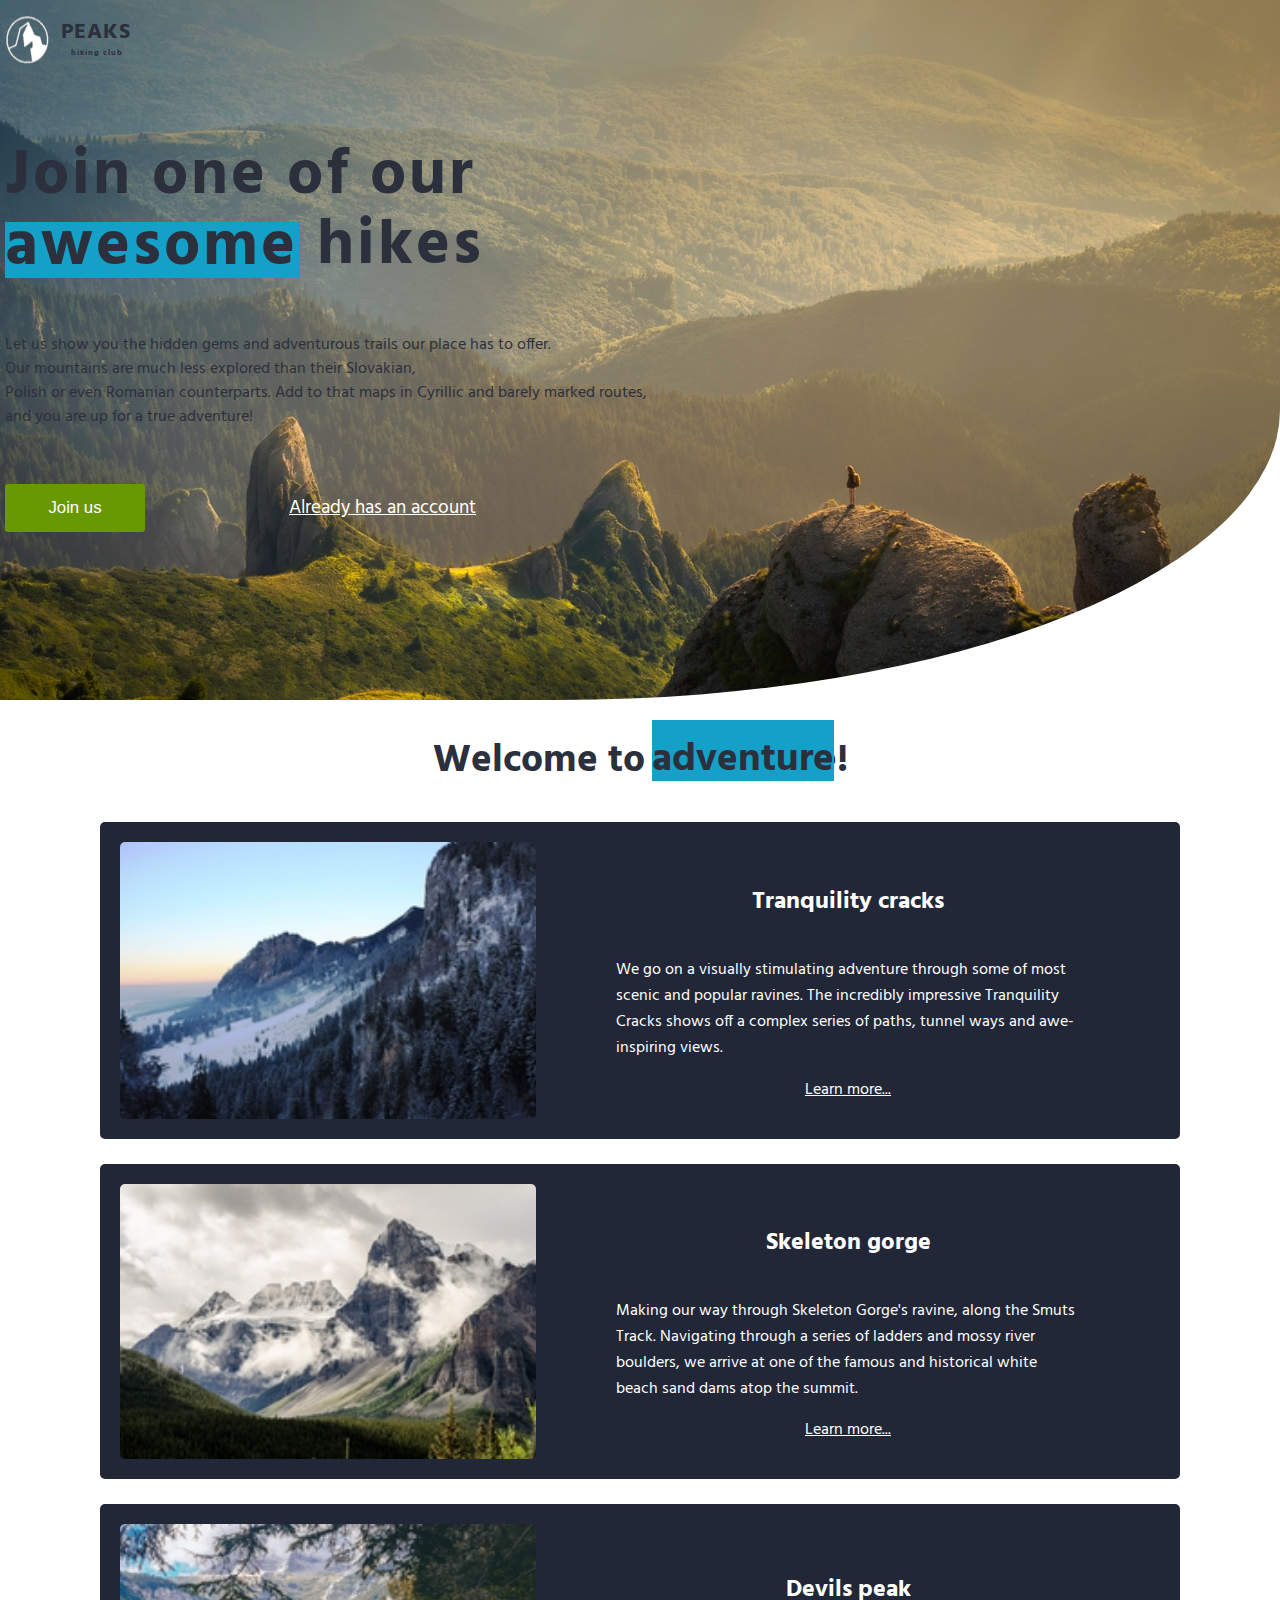
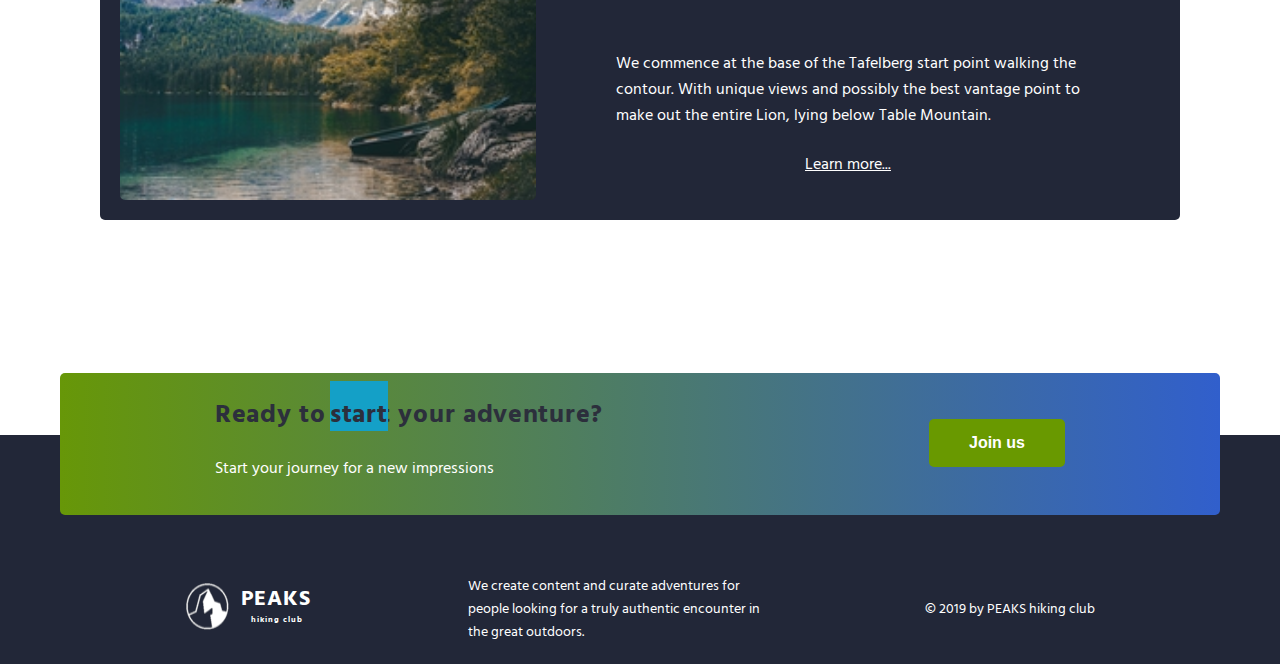
<file: HikingPage/index.html>
<!DOCTYPE html>
<html lang="en">

<head>
    <meta charset="UTF-8">
    <meta name="viewport" content="width=device-width, initial-scale=1.0">
    <meta http-equiv="X-UA-Compatible" content="ie=edge">
    <link href="https://fonts.googleapis.com/css?family=Hind:400,600%7CSource+Sans+Pro:400,600,700%7CFresca"
          rel="stylesheet"/>
    <link rel="stylesheet" type="text/css" href="css/style1.css">
    <title>PEAKS hiking club</title>
</head>

<body>
<header class="header">
    <div class="header-wrap">
        <div class="landing-logo">
            <img src="img/m-logo.png" alt="logo"/>
            <p>PEAKS<span>hiking club</span></p>
        </div>
        <p class="header_heading">
            Join one of our awesome hikes
        </p>
        <p class="header_text">
            Let us show you the hidden gems and adventurous trails our place has to offer.
            Our mountains are much less explored than their Slovakian,
            Polish or even Romanian counterparts. Add to that maps in Cyrillic and barely marked routes,
            and you are up for a true adventure!
        </p>
        <div>
            <button class="header_button">Join us</button>
            <a href="#" class="login">Already has an account</a>
        </div>
    </div>
</header>
<main class="section">
    <p class="section_text">
        Welcome to adventure!
    </p>
    <div class="section_card_wrap">
        <div class="section_card">
            <img class="section_card_img"
                 src="img/m-1.jpg"
                 alt="experts"/>
            <div class="section_card_right_container">
                <p class="section_card_heading">
                    Tranquility cracks
                </p>
                <p class="section_card_text">
                    We go on a visually stimulating adventure through some of most scenic and popular ravines.
                    The incredibly impressive Tranquility Cracks shows off a complex series of paths, tunnel ways and
                    awe-inspiring views.
                </p>
                <a href="#" class="section_link">Learn more...</a>
            </div>
        </div>
        <div class="section_card">
            <img class="section_card_img"
                 src="img/m-2.jpg"
                 alt="content formats"/>
            <div class="section_card_right_container">
                <p class="section_card_heading">
                    Skeleton gorge
                </p>
                <p class="section_card_text">
                    Making our way through Skeleton Gorge's ravine, along the Smuts Track.
                    Navigating through a series of ladders and mossy river boulders, we arrive at one of the famous and
                    historical white beach sand dams atop the summit.
                </p>
                <a href="#" class="section_link">Learn more...</a>
            </div>
        </div>
        <div class="section_card">
            <img class="section_card_img"
                 src="img/m-3.jpg"
                 alt="certificate"/>
            <div class="section_card_right_container">
                <p class="section_card_heading">
                    Devils peak
                </p>
                <p class="section_card_text">
                    We commence at the base of the Tafelberg start point walking the contour.
                    With unique views and possibly the best vantage point to make out the entire Lion, lying below Table
                    Mountain.
                </p>
                <a href="#" class="section_link">Learn more...</a>
            </div>
        </div>
    </div>
    <div class="section_banner">
        <div class="section_banner_text_wrap">
            <p class="section_banner_heading">
                Ready to start your adventure?
            </p>
            <p class="section_banner_text">
                Start your journey for a new impressions
            </p>
        </div>
        <button class="section_banner_button">Join us</button>
    </div>
</main>
<footer class="footer">
    <div class="footer-wrap">
        <div class="footer_logo landing-logo">
            <img src="img/m-logo.png" alt="logo"/>
            <p>PEAKS<span>hiking club</span></p>
        </div>
        <p class="footer_text">
            We create content and curate adventures for people looking for a truly authentic encounter in the great
            outdoors.
        </p>
        <span class="footer-cr">
          &copy; 2019 by PEAKS hiking club
        </span>
    </div>
</footer>
</body>

</html>
</file>
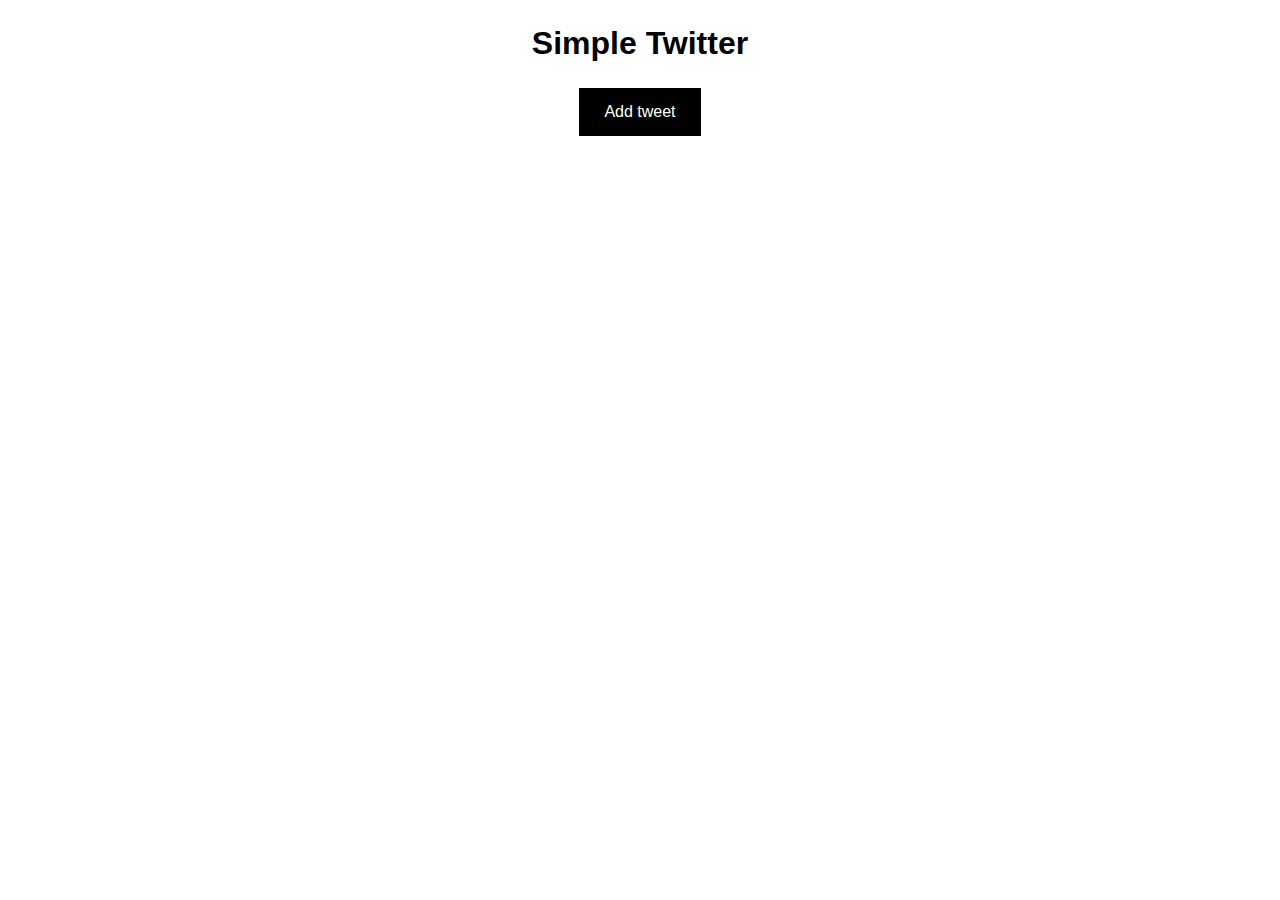
<file: SimpleTwitterCopy/index.html>
<!DOCTYPE html>
<html lang="en">
<head>
  <meta charset="UTF-8">
  <title>Homework 15 - BOM</title>
  <link rel="stylesheet" href="styles.css">
</head>
<body>
	<div id="root">
		<div id="alertMessage" class="hidden"><span id="alertMessageText"></span></div>
		<div id="tweetItems" class="listPage">
			<h1>Simple Twitter</h1>
			<div id="navigationButtons">
				<button class="addTweet">Add tweet</button>
			</div>
			<ul id="list"></ul>
		</div>
		<div id="modifyItem" class="hidden">
			<h1 id="modifyItemHeader">Edit tweet</h1>
			<textarea id="modifyItemInput"></textarea>
			<div class="formButtons">
				<button id="cancelModification">Cancel</button>
				<button id="saveModifiedItem">Save Changes</button>
			</div>
		</div>
	</div>
	<script src="./app.js"></script>
</body>
</html>
</file>
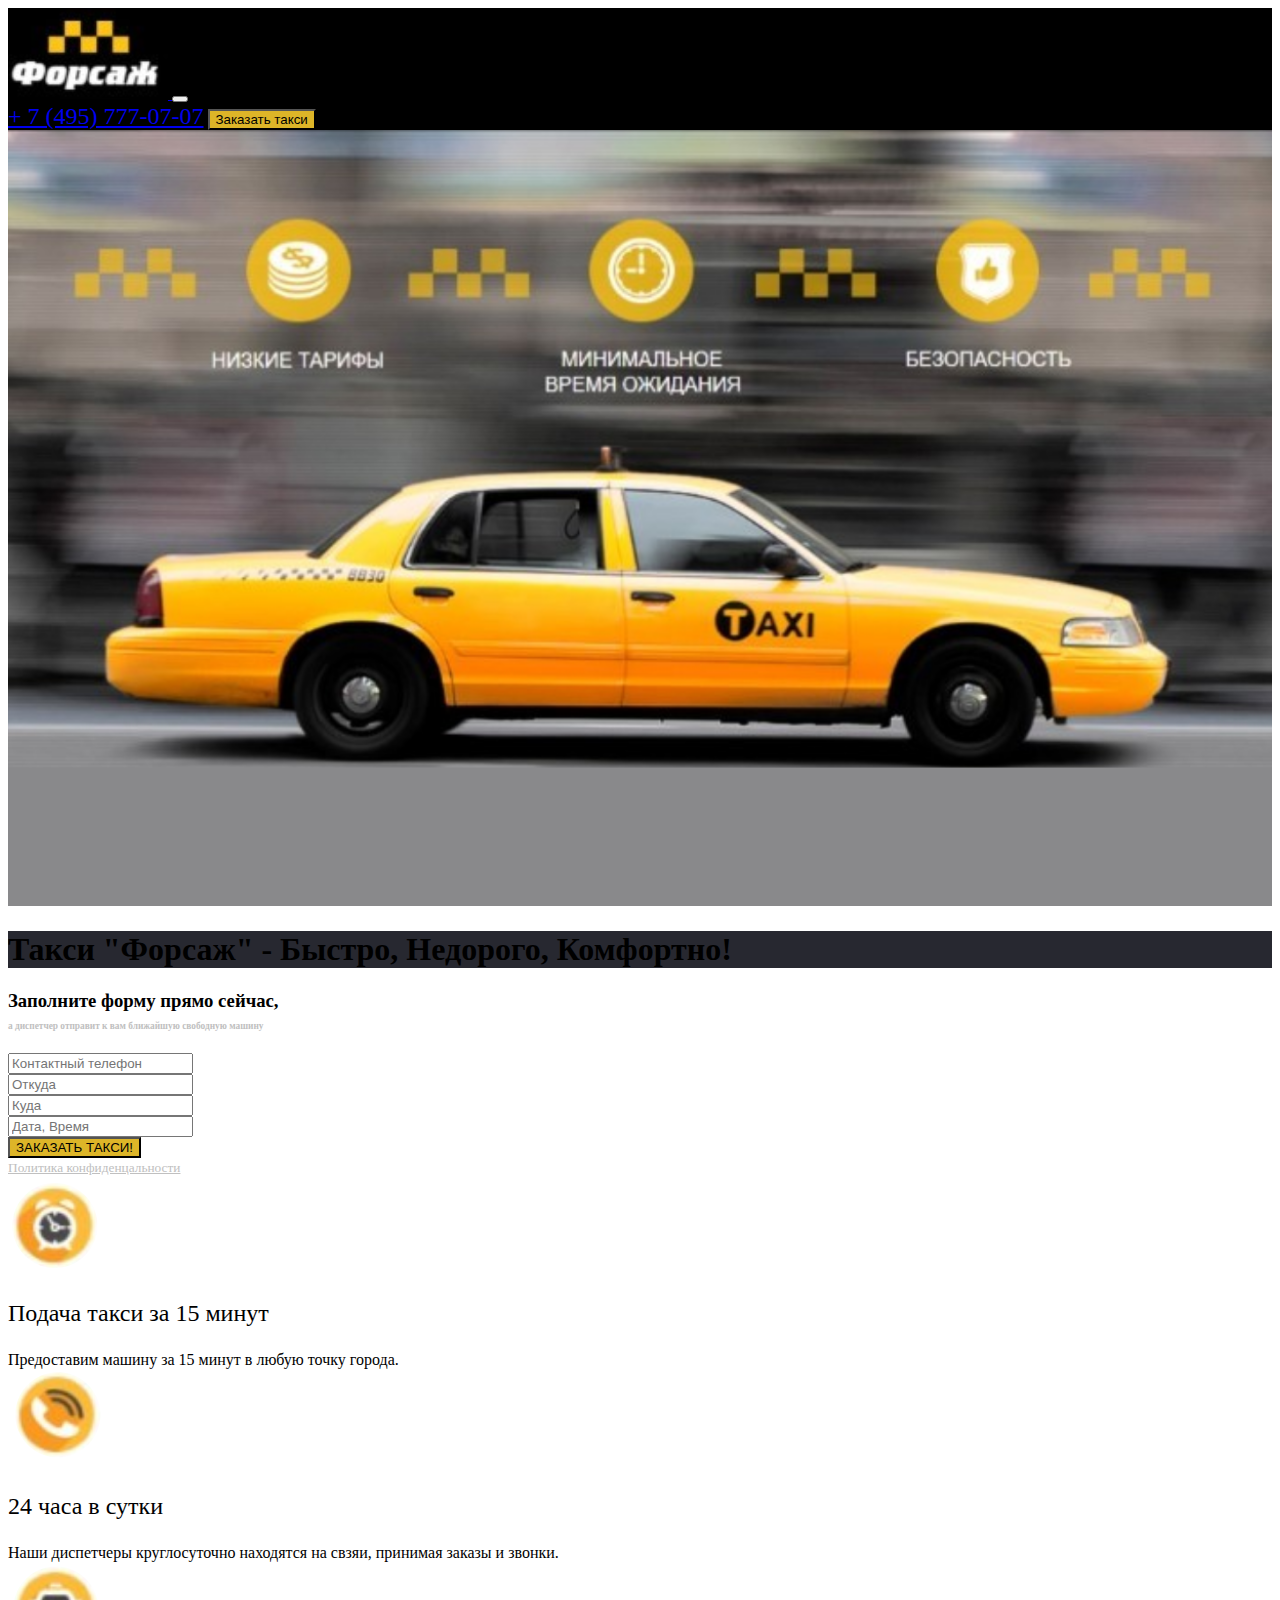
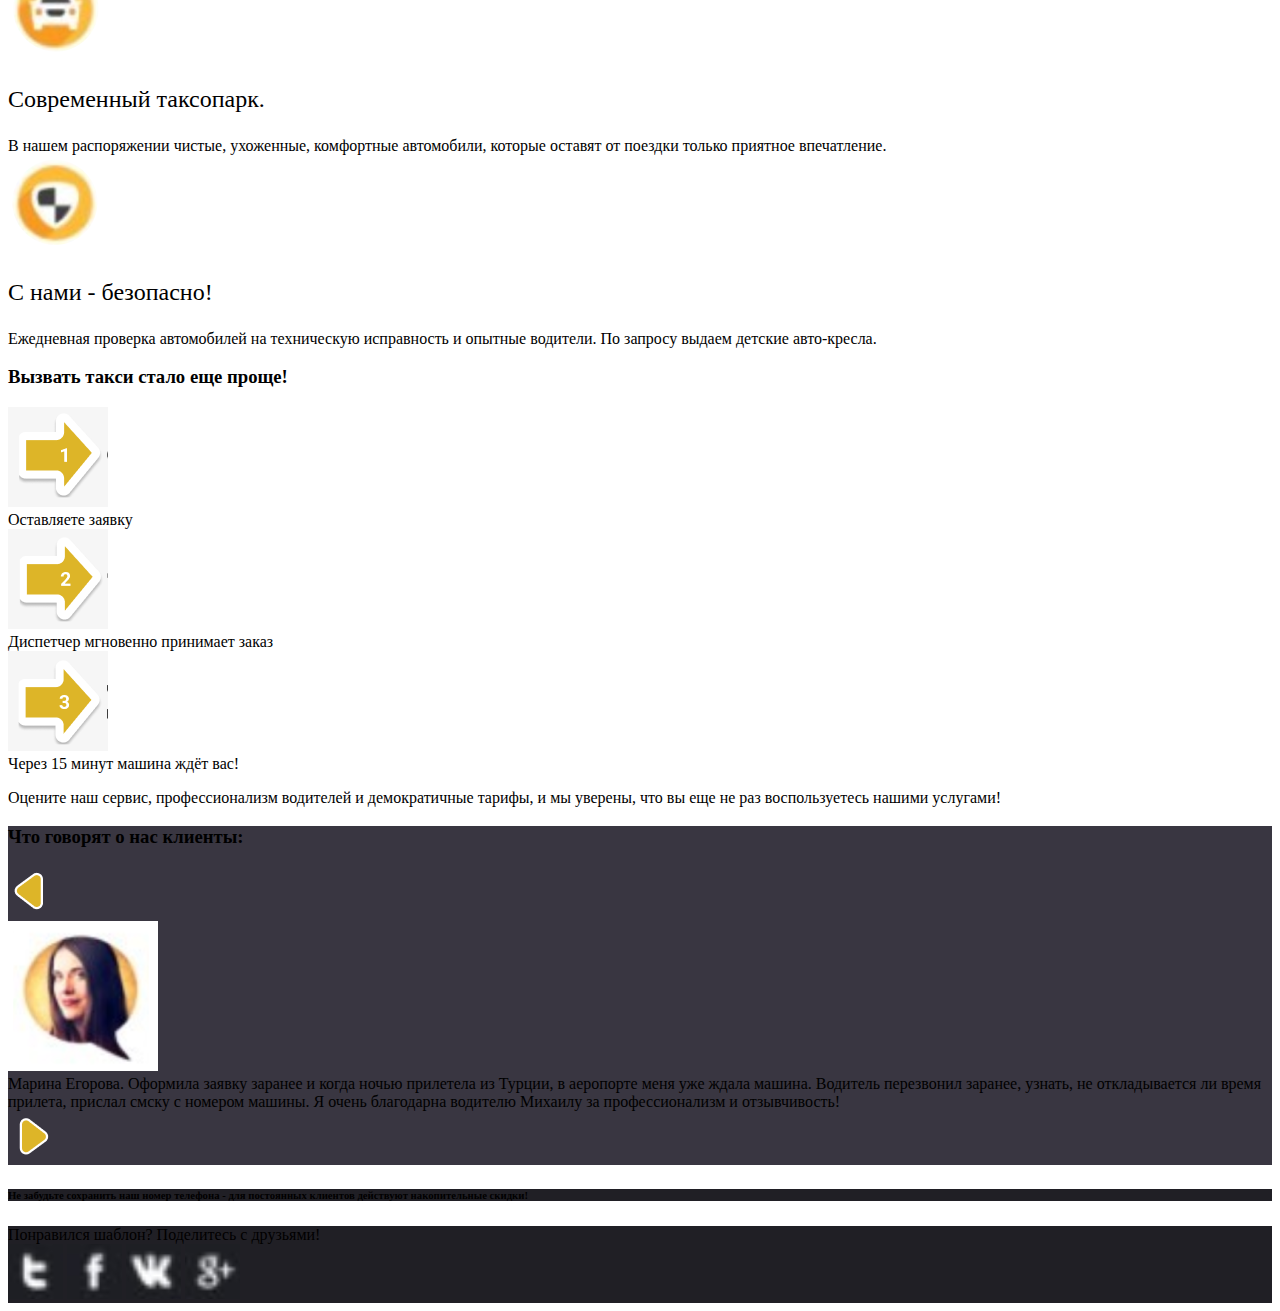
<file: TaxiPage/index.html>
<!DOCTYPE html>
<html lang="en">
<head>
    <meta charset="UTF-8">
    <meta http-equiv="X-UA-Compatible" content="IE=edge">
    <meta name="viewport" content="width=device-width, initial-scale=1.0">
    <title>Taxi</title>
    <link rel="stylesheet" href="https://cdn.jsdelivr.net/npm/bootstrap@4.6.0/dist/css/bootstrap.min.css" integrity="sha384-B0vP5xmATw1+K9KRQjQERJvTumQW0nPEzvF6L/Z6nronJ3oUOFUFpCjEUQouq2+l" crossorigin="anonymous">
    <link rel="stylesheet" href="style.css">
</head>
<body>
    <header class="header bg-black">
        <div class="container">
            <nav class="navbar navbar-expand-lg navbar-dark bg-black">
                <a href="#" class="navbar-brand navbar-logo font-weight-bold">
                    <img src="./img//logo.png" alt="logo">
                </a>
                <button class="navbar-toggler" data-toggle="collapse" data-target="#navbarMenu">
                    <span class="navbar-toggler-icon"></span>
                </button>
                <div class="collapse navbar-collapse ml-auto text-center" id="navbarMenu">
                    <a href="#" class="text-white active phone-btn ml-auto">+ 7 (495) 777-07-07</a>
                    <button type="button" class="btn btn-orange btn-lg ml-4 pl-3 pr-3 pt-2 pb-2">Заказать такси</button>
                </div> 
            </nav>
        </div>
    </header>
    <main>
        <section class="hero bg-white position-relative">
            <img src="./img/bg.png" class="img-bg" alt="hero">
            <h1 class="position-absolute content-text text-white pt-1 pb-1 text-center">
                Такси "Форсаж" - Быстро, Недорого, Комфортно!
            </h1>
        </section>
        <section class="form-section">
            <div class="container">
                <div class="row pt-3 pb-3 align-items-center">
                    <div class="col-md-6 col-sm-12 text-center">
                        <form class="bg-dark p-3 rounded-lg">
                            <div class="form-group text-center text-white">
                                <h3>Заполните форму прямо сейчас, <br> 
                                <small class="form-description">а диспетчер отправит к вам ближайшую свободную машину</small>
                                </h3>
                            </div>
                            <div class="form-group">
                                <input type="number" class="form-control mt-2" placeholder="Контактный телефон" required>
                            </div>
                            <div class="form-group">
                                <input type="text" class="form-control mt-2" placeholder="Откуда" required>
                            </div>
                            <div class="form-group">
                                <input type="text" class="form-control mt-2" placeholder="Куда" required>
                            </div>
                            <div class="form-group">
                                <input type="text" class="form-control mt-2" placeholder="Дата, Время" required>
                            </div>
                            <div class="text-center">
                                <button class="form-control btn btn-orange" type="submit"> ЗАКАЗАТЬ ТАКСИ!</button>
                            </div>
                        </form>
                        <a class="form-policy text-center" href="#"><small>Политика конфиденцальности</small></a>
                    </div>
                    <div class="col-md-6 col-sm-12 pt-3">
                        <div class="row pb-2 align-items-center">
                            <div class="col-4 text-center">
                                <img  class="img-fluid" src="./img/icon1.png" alt="icon">
                            </div>
                            <div class="col-8">
                                <p class="text-left list-item-heading mb-0">Подача такси за 15 минут</p>
                                <span class="text-left list-item-description">Предоставим машину за 15 минут в любую точку города.</span>
                            </div>
                        </div>
                        <div class="row pb-2 align-items-center">
                            <div class="col-4 text-center">
                                <img class="img-fluid"  src="./img/icon2.png" alt="icon">
                            </div>
                            <div class="col-8">
                                <p class="text-left list-item-heading mb-0">24 часа в сутки</p>
                                <span class="text-left list-item-description">Наши диспетчеры круглосуточно находятся на свзяи, принимая заказы и звонки.</span>
                            </div>
                        </div>
                        <div class="row pb-2 align-items-center">
                            <div class="col-4 text-center">
                                <img class="img-fluid"  src="./img/icon3.png" alt="icon">
                            </div>
                            <div class="col-8">
                                <p class="text-left list-item-heading mb-0">Современный таксопарк.</p>
                                <span class="text-left list-item-description">В нашем распоряжении чистые, ухоженные, комфортные автомобили, которые оставят от поездки только приятное впечатление.</span>
                            </div>
                        </div>
                        <div class="row pb-2 align-items-center">
                            <div class="col-4 text-center">
                                <img  class="img-fluid" src="./img/icon4.png" alt="icon">
                            </div>
                            <div class="col-8">
                                <p class="text-left list-item-heading mb-0">С нами - безопасно!</p>
                                <span class="text-left list-item-description">Ежедневная проверка автомобилей на техническую исправность и опытные водители. По запросу выдаем детские авто-кресла.</span>
                            </div>
                        </div>  
                    </div>
                </div>
            </div>
        </section>
        <section class="steps-section bg-light">
            <div class="container">
                    <h3 class="p-3">Вызвать такси стало еще проще!</h3>
                    <div class="row align-items-center">
                        <div class="col-md-4 col-sm-12 ">
                            <div class="row align-items-center">
                                <div class="col-4">
                                    <img class="img-fluid" src="./img/arrow1.png" alt="arrow">
                                </div>
                                <div class="col-8">
                                    <span>Оставляете заявку</span>
                                </div>
                            </div>
                        </div>
                        <div class="col-md-4 col-sm-12">
                            <div class="row align-items-center">
                                <div class="col-4">
                                    <img class="img-fluid" src="./img/arrow2.png" alt="arrow">
                                </div>
                                <div class="col-8">
                                    <span>Диспетчер мгновенно принимает заказ</span>
                                </div>
                            </div>
                        </div>
                        <div class="col-md-4 col-sm-12">
                            <div class="row align-items-center">
                                <div class="col-4">
                                    <img class="img-fluid" src="./img/arrow3.png" alt="arrow">
                                </div>
                                <div class="col-8">
                                    <span>Через 15 минут машина ждёт вас!</span>
                                </div>
                            </div>
                        </div>
                    </div>
                    <p class="pt-3">Оцените наш сервис, профессионализм водителей и демократичные тарифы, и мы уверены, что вы еще не раз воспользуетесь нашими услугами!</p>
                </div>
        </section>
        <section class="reviews">
            <div class="container">
                <h3 class="p-3 text-center text-white">Что говорят о нас клиенты:</h3>
                <div class="row pt-3 pb-5 align-items-center">
                    <div class="col-1 pr-2">
                        <img class="img-fluid" src="./img/arrow-left.png" alt="arrow-left">
                    </div>
                    <div class="col-10 bg-white rounded-lg">
                        <div class="row align-items-center">
                            <div class="col-md-4">
                                <img class="img-fluid d-flex ml-auto mr-auto" src="./img/customer.png" alt="customer">
                            </div>   
                            <div class="col-md-8 col-sm-12 p-3">
                                <span>Марина Егорова. Оформила заявку заранее и когда ночью прилетела из Турции, в аеропорте меня уже ждала машина. Водитель перезвонил заранее, узнать, не откладывается ли время прилета, прислал смску с номером машины. Я очень благодарна водителю Михаилу за профессионализм и отзывчивость!</span>
                            </div>   
                        </div>
                    </div>
                    <div class="col-1 pl-2">
                        <img class="img-fluid" src="./img/arrow-right.png" alt="arrow-right">
                    </div>
                </div>
            </div>
        </section>
        <section class="banner text-white text-center p-3">
            <h6>Не забудьте сохранить наш номер телефона - для  постоянных клиентов действуют накопительные скидки!</h6>
        </section>
    </main>
    <footer class="footer text-white p-3">
        <div class="row align-items-center">
            <div class="col-md-auto col-sm-12"><span>Понравился шаблон? Поделитесь с друзьями!</span></div>
            <div class="col-md-4 col-sm-12">
                <div class="">
                    <a href="#"><img class="img-fluid" src="./img/tumbler_icon.png" alt="icon"></a>
                    <a href="#"><img class="img-fluid" src="./img/facebook_icon.png" alt="icon"></a>
                    <a href="#"><img class="img-fluid" src="./img/vk_icon.png" alt="icon"></a>
                    <a href="#"><img class="img-fluid" src="./img/google-plus_icon.png" alt="icon"></a>
                </div>
            </div>
        </div>
    </footer>
    <script src="https://code.jquery.com/jquery-3.5.1.slim.min.js" integrity="sha384-DfXdz2htPH0lsSSs5nCTpuj/zy4C+OGpamoFVy38MVBnE+IbbVYUew+OrCXaRkfj" crossorigin="anonymous"></script>
    <script src="https://cdn.jsdelivr.net/npm/bootstrap@4.6.0/dist/js/bootstrap.bundle.min.js" integrity="sha384-Piv4xVNRyMGpqkS2by6br4gNJ7DXjqk09RmUpJ8jgGtD7zP9yug3goQfGII0yAns" crossorigin="anonymous"></script>
</body>
</html>
</file>
<file: ClinicPage/css/styles.css>
* {
  margin: 0;
  padding: 0;
  box-sizing: border-box;
}


html {
  scroll-behavior: smooth;
}


body {
  font-family: 'Montserrat', sans-serif;
}

.to-top-btn {
  position: fixed;
  width: 65px;
  height: 65px;
  border-radius: 50%;
  right: 25px;
  bottom: 40px;
  display: flex;
  justify-content: center;
  align-items: center;
  text-decoration: none;
  color: #fff;
  background: #0078aa;
  font-size: 2em;
}

header,
main,
footer {
  width: 100%;
}

.container {
  max-width: 1430px;
  margin: 0 auto;
}

.header {
  position: fixed;
  top: 0;
  background: #fff;
}

.header_menu {
  display: flex;
  justify-content: space-between;
  align-items: center;
  flex-direction: row;
  padding: 20px 0;
}

.navbar {
  display: flex;
  justify-content: center;
  align-items: center;
  flex-direction: row;
}

.navbar_item {
  padding-left: 30px;
  font-weight: bold;
  text-decoration: none;
  color: #363636;
}

.navbar_item:hover {
  color: #0078aa;
}

#home {
  margin-top: 75px;
  width: 100%;
  background-image: url('../img/header_bg.jpg');
  background-position: center;
  background-size: cover;
}

.hero_content {
  width: 100%;
  display: flex;
  flex-direction: column;
  justify-content: center;
  padding: 180px 0;
}

.hero_heading {
  font-size: 3em;
  white-space: pre-line;
  margin: 0;
}

.hero_description {
  font-size: 1.2em;
  white-space: pre-line;
}

.hero_icons {
  padding-top: 25px;
  display: flex;
  justify-content: flex-start;
  align-items: center;
  flex-direction: row;
}

.hero_icon {
  box-sizing: content-box;
  width: 36px;
  height: 36px;
  fill: #fff;
  padding: 12px;
  border-radius: 50%;
  background: #0078aa;
  margin-right: 30px;
  border: 1px solid #0078aa;
}

.hero_icon:hover {
  fill: #0078aa;
  background: #fff;
  cursor: pointer;
}


.about_content {
  display: flex;
  flex-direction: row;
  justify-content: center;
  align-items: center;
}

.about_image {
  width: 50%;
  padding-right: 5px;
  display: flex;
  justify-content: flex-end;
  align-items: center;
}

.about_image img {
  width: 100%;
  max-width: 1000px;
}

.about_text {
  width: 50%;
  padding-left: 40px;
  padding-top: 30px;
  display: flex;
  justify-content: center;
  align-items: flex-start;
  flex-direction: column;
}

.about_heading {
  padding-top: 55px;
}

.about_heading h2 {
  font-size: 2.5em;
  padding-top: 50px;
  padding-bottom: 5px;
}

.about_heading_description {
  display: inline-block;
  font-size: 1.1em;
  text-transform: uppercase;
  color: #0078aa;
  padding-bottom: 35px;
}

.about_list {
  display: flex;
  align-items: flex-start;
  flex-direction: column;
  padding-bottom: 150px;
}

.about_item_heading {
  font-weight: bold;
  font-size: 1.25em;
}

.about_item_heading::first-letter {
  color: #0078aa;
}

.about_item_description {
  padding: 5px 0;
  padding-bottom: 25px;
  font-size: 1.1em;
  white-space: pre-line;
}

#services {
  background: url('../img/services_bg.jpg');
  background-position: top;
  background-size: cover;
  text-align: center;
}

.services_heading {
  padding-top: 75px;
}

.services_heading h2 {
  font-size: 2.5em;
  padding-bottom: 15px;
}

.services_heading_description {
  font-size: 1.1em;
  text-transform: uppercase;
}

.services_list {
  padding-top: 25px;
  display: grid;
  grid-template-columns: repeat(3, 1fr);
  grid-template-rows: repeat(2, 1fr);
  gap: 35px;
  padding-bottom: 70px;
}

.services_list_item {
  display: flex;
  flex-direction: column;
  align-items: flex-start;
  justify-content: center;
  text-align: left;
  padding: 25px;
  background: #fff;
}

.service_icon {
  width: 40%;
  padding-bottom: 20px;
}

.service_icon img{
  width: 100%;
}

.service_heading {
  font-size: 1.3em;
  font-weight: bold;
  padding-bottom: 15px;
}

.service_description {
  font-size: 1.1em;
}

#pricing {
  background: url('../img/pricing_bg.jpg');
  background-position: center;
  background-size: cover;
}

.pricing_heading {
  width: 100%;
  text-align: center;
  padding: 100px 0;
  padding-bottom: 60px;
}

.pricing_heading h2 {
  font-size: 2.5em;
}

.pricing_heading_description {
  font-size: 1.2em;
  text-transform: uppercase;
}

.pricing_list {
  display: flex;
  flex-direction: row;
  justify-content: center;
  align-items: center;
  padding-bottom: 90px;
}

.pricing_item {
  background: #47C9E5;
  width: 500px;
  height: 680px;
  text-align: center;
  padding-top: 60px;
}

.pricing_item_heading {
  font-size: 1.9em;
  font-weight: bold;
  color: #fff;
}

.price {
  padding: 15px 0;
  color: #fff;
  font-size: 4.5em;
  font-weight: bold;
}

.treatments {
  color: #fff;
  font-size: 1.2em;
  font-style: italic;
}

.pricing_item_list {
  margin-top: 40px;
  display: flex;
  flex-direction: column;
  justify-content: center;
  align-items: center;
}

.pricing_item_list p {
  color: #fff;
  padding-bottom: 2em;
}

.pricing_item_button button {
  padding: 15px 25px;
  border: 2px solid #0078aa;
  border-radius: 15px;
  background: #fff;
  color: #0078aa;
  font-size: 1.3em;
  font-weight: bold;
  text-align: center;
}

.pricing_item_button button:hover {
  cursor: pointer;
}

.pricing_item:nth-child(2) {
  height: 760px;
  padding: 100px 0;
  background: #fff;
  border: 2px solid #0078aa;
}

.pricing_item:nth-child(2) * {
  color: #0078aa;
}

#contact {
  margin: 0 auto;
  max-width: 1920px;
  display: flex;
  justify-content: center;
  align-items: center;
  background: url('../img/contact_image.jpg');
  background-size: contain;
  background-repeat: no-repeat;
}

.contact_image {
  width: 50%;
  display: flex;
  justify-content: center;
  align-items: center;
}

.contact_image img {
  width: 100%;
  max-width: 900px;
  display: flex;
  justify-content: center;
  align-items: center;
}

.contact_wrapper {
  width: 50%;
  display: flex;
  justify-content: flex-end;
  background: #fff;
}

.contact_content {
  width: 100%;
  display: flex;
  flex-direction: column;
  justify-content: center;
  padding-left: 35px;
  padding-right: 30px;
  padding-top: 80px;
}

.contact_heading h2 {
  font-size: 2.5em;
  padding-bottom: 5px;
}

.contact_heading_description {
  font-size: 1.1em;
  text-transform: uppercase;
}

.contact_form {
  width: 100%;
  padding-top: 40px;
  padding-bottom: 150px;
}

.contact_form_input {
  font-style: italic;
  width: 100%;
  padding: 10px 15px;
  font-size: 1em;
  border: 0;
  border-bottom: 1px solid grey;
  margin-bottom: 20px;
}

.contact_form button {
  padding: 15px 30px;
  border: 2px solid #0078aa;
  background: #0078aa;
  font-size: 1em;
  font-weight: bold;
  color: #fff;
  border-radius: 15px;
}

.contact_form button:hover {
  color: #0078aa;
  background: #fff;
  cursor: pointer;
}

.footer {
  background: #363636;
  color: #fff;
  display: flex;
  justify-content: center;
  align-items: center;
  padding: 25px;
  font-size: 1.25em;
}


@media screen and (min-width: 1280px){
  .container {
    max-width: 1140px;
  }
}

@media screen and (max-width: 1279px){
  #home {
    background-position: 10% 50%;
    background-repeat: no-repeat;
  }
  
  .container {
    max-width: 720px;
  }

  .about_item_description {
    padding-right: 50px;
  }

  .service_icon {
    width: 70%;
  }

  #contact {
    background: url('../img/contact_image.jpg');
    background-position: 50%;
    background-size: cover;
    background-repeat: no-repeat;
  }
}

@media screen and (max-width: 767px) {
  .header_menu {
    flex-direction: column;
  }

  .navbar_item {
    padding: 0 5px;
  }

  .hero_heading {
    text-align: center;
  }

  .hero_content {
    padding-top: 50px;
    padding-bottom: 10px;
    background-position: right;
  }
  
  .hero_description {
    text-align: center;
  }

  .hero_icons {
    justify-content: center;
    align-items: center;
  }

  .about_heading h2 {
    padding-top: 15px;
  }

  .about_content {
    flex-direction: column;
  }

  .about_item_description {
    padding-right:  0;
  }

  .about_image {
    padding: 0;
    width: 100%;
  }

  .about_list {
    width: 100%;
    align-items: center;
    padding-bottom: 15px;
  }

  .about_text {
    padding: 0;
    width: 100%;
    text-align: center;
  }

  .about_heading {
    padding: 0;
    width: 100%;
  }

  .services_list {
    grid-template-rows: repeat(6, 1fr);
    grid-template-columns: 1fr;
  }

  .service_icon img {
    width: 50%;
  }

  .pricing_list {
    flex-direction: column;
  }

  .pricing_item {
    width: 400px;
    margin-bottom: 10px;
  }

  .pricing_item:nth-child(2) {
    height: 680px;
    padding-top: 60px;
  }

  #contact {
    padding: 0;
    flex-direction: column;
    background: none;
  }

  .contact_image {
    height: 400px;
    width: 100%;
    background: url('../img/contact_image.jpg');
    background-position: 100% 50%;
    background-size: contain;
    background-repeat: no-repeat;
  }

  .contact_content {
    padding: 0;
  }

  .contact_wrapper {
    width: 100%;
    padding: 0;
  }

  .contact_heading {
    text-align: center;
  }

  .contact_form {
    text-align: center;
    padding: 0 25px;
    padding-bottom: 20px;
  }

  .contact_form_input {
    width: 100%;
    padding: 0;
  }


  .container {
    max-width: 400px;
  }
}
</file>
<file: GamingPage/css/style.css>
@import url('https://fonts.googleapis.com/css2?family=Roboto:ital,wght@0,100;0,300;0,400;0,500;0,700;0,900;1,100;1,300;1,400;1,500;1,700;1,900&display=swap');

* {
    font-family: 'Roboto', sans-serif;
}

.navbar-logo {
    font-size: 2em;
    color: #111;
}

.btn-orange {
    background-color: coral;
}

.btn-border {
    border: 1px solid lightcoral;
}

.hero-heading {
    font-size: 2.75em;
    color: #111;
}

.hero-description {
    font-size: 1.25em;
    color: #525252;
}

.games-heading {
    font-size: 2em;
}

.form-heading {
    font-size: 1.25em;
}
</file>
<file: HikingPage/css/style1.css>
.section_card_text {
  color: #fff; }

.section_banner_text {
  color: #fff; }

.landing-logo p {
  color: #2C2F3C; }

.footer_logo p {
  color: #fff; }

.header {
  color: "Hind", sans-serif; }

.header_heading, .header_heading::after {
  color: #2C2F3C; }

.header_text {
  color: #2C2F3C; }

.login {
  color: #fff; }

.section_text, .section_text::after {
  color: #2C2F3C; }

.section_card {
  color: "Hind", sans-serif; }

.section_card_heading {
  color: #fff; }

.section_banner_heading, .section_banner_heading::after {
  color: #2C2F3C; }

.section_banner_button {
  color: #fff; }

.footer_text {
  color: #fff; }

.footer-cr {
  color: #fff; }

* {
  padding: 0;
  margin: 0;
  box-sizing: border-box; }

body {
  background: #fff; }

.header {
  width: 100%;
  height: 700px;
  display: flex;
  flex-direction: column;
  font-family: "Hind", sans-serif;
  background-image: url("../img/m-h-day.jpg");
  background-size: cover;
  background-position: center;
  border-bottom-right-radius: 720px 290px; }

.header-wrap {
  margin: 0 auto;
  width: 1500px;
  padding: 15px 5px; }

.landing-logo {
  display: flex;
  flex-direction: row;
  padding-bottom: 7px; }
  .landing-logo p {
    font-size: 1.4em;
    letter-spacing: 1px;
    line-height: 95%;
    padding-left: 11px;
    padding-top: 7px;
    font-weight: bold; }
    .landing-logo p span {
      font-size: 0.35em;
      display: table;
      padding-left: 10px; }

.header_heading, .header_heading::after {
  position: relative;
  font-family: "Hind", sans-serif;
  width: 480px;
  font-size: 4em;
  font-weight: bolder;
  line-height: 110%;
  letter-spacing: 3px;
  padding-bottom: 26px;
  white-space: pre-line; }
  .header_heading::after {
    content: 'awesome';
    position: absolute;
    top: 150px;
    left: 0;
    padding-bottom: 5px;
    line-height: 0.8em;
    font-size: 1em;
    width: 295px;
    background-color: #14A0C7; }

.header_text {
  white-space: pre-line;
  line-height: 150%;
  padding-bottom: 55px; }

.header_button {
  width: 140px;
  padding: 14px 0;
  border: none;
  border-radius: 3px;
  font-size: 1.05em;
  background: #699900;
  margin-right: 140px;
  color: #fff; }

.login {
  font-size: 1.2em; }

.section {
  position: relative;
  width: 100%;
  padding-bottom: 70px;
  display: flex;
  flex-direction: column;
  align-items: center;
  justify-content: center; }

.section_text, .section_text::after {
  padding-top: 30px;
  font-family: "Hind", sans-serif;
  font-size: 2.45em;
  font-weight: bold;
  position: relative; }
  .section_text::after {
    position: absolute;
    content: 'adventure';
    padding-top: 25px;
    padding-bottom: 5px;
    line-height: 0.8em;
    font-size: 1em;
    left: 219px;
    top: 20px;
    background-color: #14A0C7; }

.section_card_wrap {
  width: 100%;
  padding-top: 30px;
  padding-bottom: 120px;
  display: flex;
  justify-content: center;
  align-items: center;
  flex-direction: column; }

.section_card {
  font-family: "Hind", sans-serif;
  width: 1080px;
  padding: 20px;
  background-color: #222738;
  display: flex;
  margin-bottom: 25px;
  border-radius: 5px; }

.section_card_img {
  width: 40%;
  border-radius: 5px; }

.section_card_right_container {
  width: 60%;
  padding: 0 80px;
  display: flex;
  justify-content: space-evenly;
  align-items: center;
  flex-direction: column; }

.section_card_heading {
  text-align: center;
  font-size: 1.5em;
  padding-top: 25px;
  padding-bottom: 20px;
  font-weight: bold; }

.section_link {
  color: #fff;
  text-decoration: underline; }

.section_banner {
  position: absolute;
  bottom: -80px;
  font-family: "Hind", sans-serif;
  width: 1160px;
  height: 100px;
  padding: 65px 155px;
  display: flex;
  justify-content: space-between;
  align-items: center;
  background: linear-gradient(to right, #679708 0%, #315fcc 100%);
  border-radius: 5px;
  padding-bottom: 77px; }

.section_banner_heading, .section_banner_heading::after {
  position: relative;
  font-size: 1.6em;
  font-weight: bold;
  letter-spacing: 0.7px;
  padding-bottom: 20px; }
  .section_banner_heading::after {
    position: absolute;
    content: 'start';
    padding-top: 25px;
    padding-bottom: 5px;
    line-height: 0.8em;
    font-size: 1em;
    left: 115px;
    top: -14px;
    background-color: #14A0C7; }

.section_banner_button {
  margin-top: 10px;
  padding: 15px 40px;
  font-size: 1em;
  font-weight: bold;
  background-color: #699900;
  border: none;
  border-radius: 5px; }

.footer {
  font-family: "Hind", sans-serif;
  background: #222738;
  padding-top: 140px;
  padding-bottom: 20px;
  padding-left: 185px;
  padding-right: 185px;
  width: 100%; }

.footer-wrap {
  width: 100%;
  display: flex;
  flex-direction: row;
  justify-content: space-between;
  align-items: center; }

.footer_text {
  width: 300px;
  font-size: 0.9em; }

.footer-cr {
  font-size: 0.9em; }
</file>
<file: SimpleTwitterCopy/styles.css>
* {
    padding: 0;
    margin: 0;
    box-sizing: border-box;
    font-family: sans-serif;
}

body {
    width: 100%;
}

#root,
.listPage,
#alertMessageText
{
    display: flex;
    justify-content: center;
}

#root {
    padding-top: 25px;
    max-width: 1200px;
    margin: 0 auto;
}

.listPage {
    align-items: center;
    flex-direction: column;
}

.listPage h1{
    padding-bottom: 25px;
}

.listPage ul {
    display: flex;
    flex-direction: column;
    list-style: none;
    margin-top: 25px;
}

.listPage ul li {
    display: flex;
    flex-direction: column;
    padding: 5px;
    margin-bottom: 15px;
    border: 1px solid black;
    width: 450px;
}

.tweet {
    cursor: pointer;
}

.tweet_content {
    width: 100%;
}

.tweet_text {
    display: block;
    width: 100%;
    padding: 15px;
    word-break: break-word;
}

.tweet_btn {
    width: 50%;
    margin-bottom: 0;
}

.tweet_buttons {
    width: 100%;
}

#alertMessage {
    width: 300px;
    height: 70px;
    background: rgba(0, 0, 0, 0.699);
    color: #fff;
    position: fixed;
    top: 50%;
    left: 50%;
    transform: translate(-50%, -50%);
}

#alertMessageText {
    height: 100%;
    width: 100%;
    align-items: center;
}

#modifyItem {
    text-align: center;
}

#modifyItemInput {
    width: 300px;
    height: 80px;
    padding: 5px;
    margin: 15px 0;
}

.formButtons button,
.btn 
{
    padding: 15px 25px;
    font-size: 1em;
    color: #fff;
    background: #000;
    border: 1px solid #fff;
    cursor: pointer;
}
</file>
<file: TaxiPage/style.css>
.btn-orange {
    background-color: #DDB528;
}

.bg-black {
    background-color: #000;
}

.phone-btn {
    font-size: 1.5em;
}

.img-bg {
    width: 100%;
}

.content-text {
    bottom: 15px;
    left: 0%;
    width: 100%;
    font-size: 2em;
    background-color: rgb(39, 40, 48);
}

.form-description {
    font-size: 0.5em;
    color: rgb(192, 192, 192);
}

.form-policy {
    color: rgb(192, 192, 192);
    text-decoration: underline;
}

.list-item-heading {
    font-size: 1.5em;
}

.list-item-description {
    font-size: 1em;
    line-height: 1em;
}

.reviews {
    background-color: #393641;
}

.banner, .footer {
    background-color: #201F25;
}

@media screen and (max-width: 998px) {
    .list-item-heading {
        font-size: 1.1em;
    }

    .list-item-description {
        font-size: 0.8em;
    }
}

@media screen and (max-width: 768px) {
    .content-text {
        font-size: 1em;
    }
}
</file>
